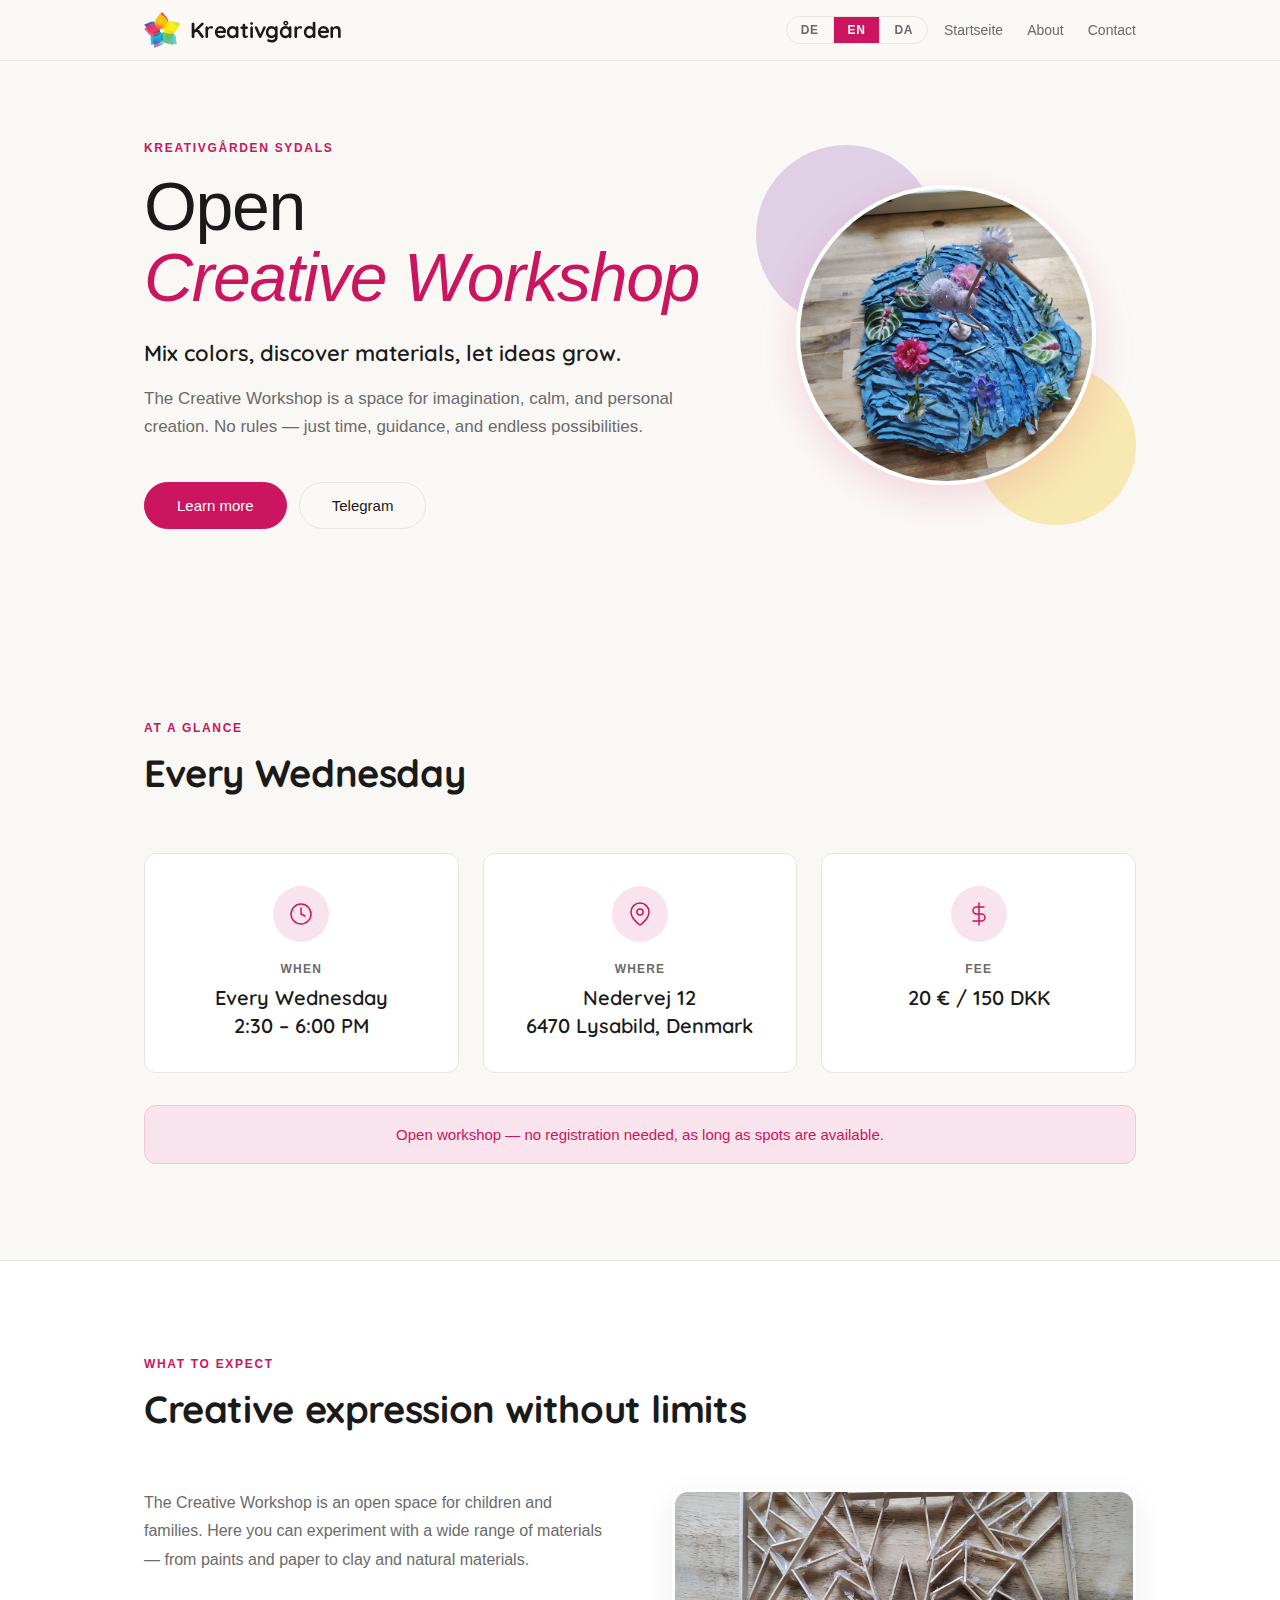
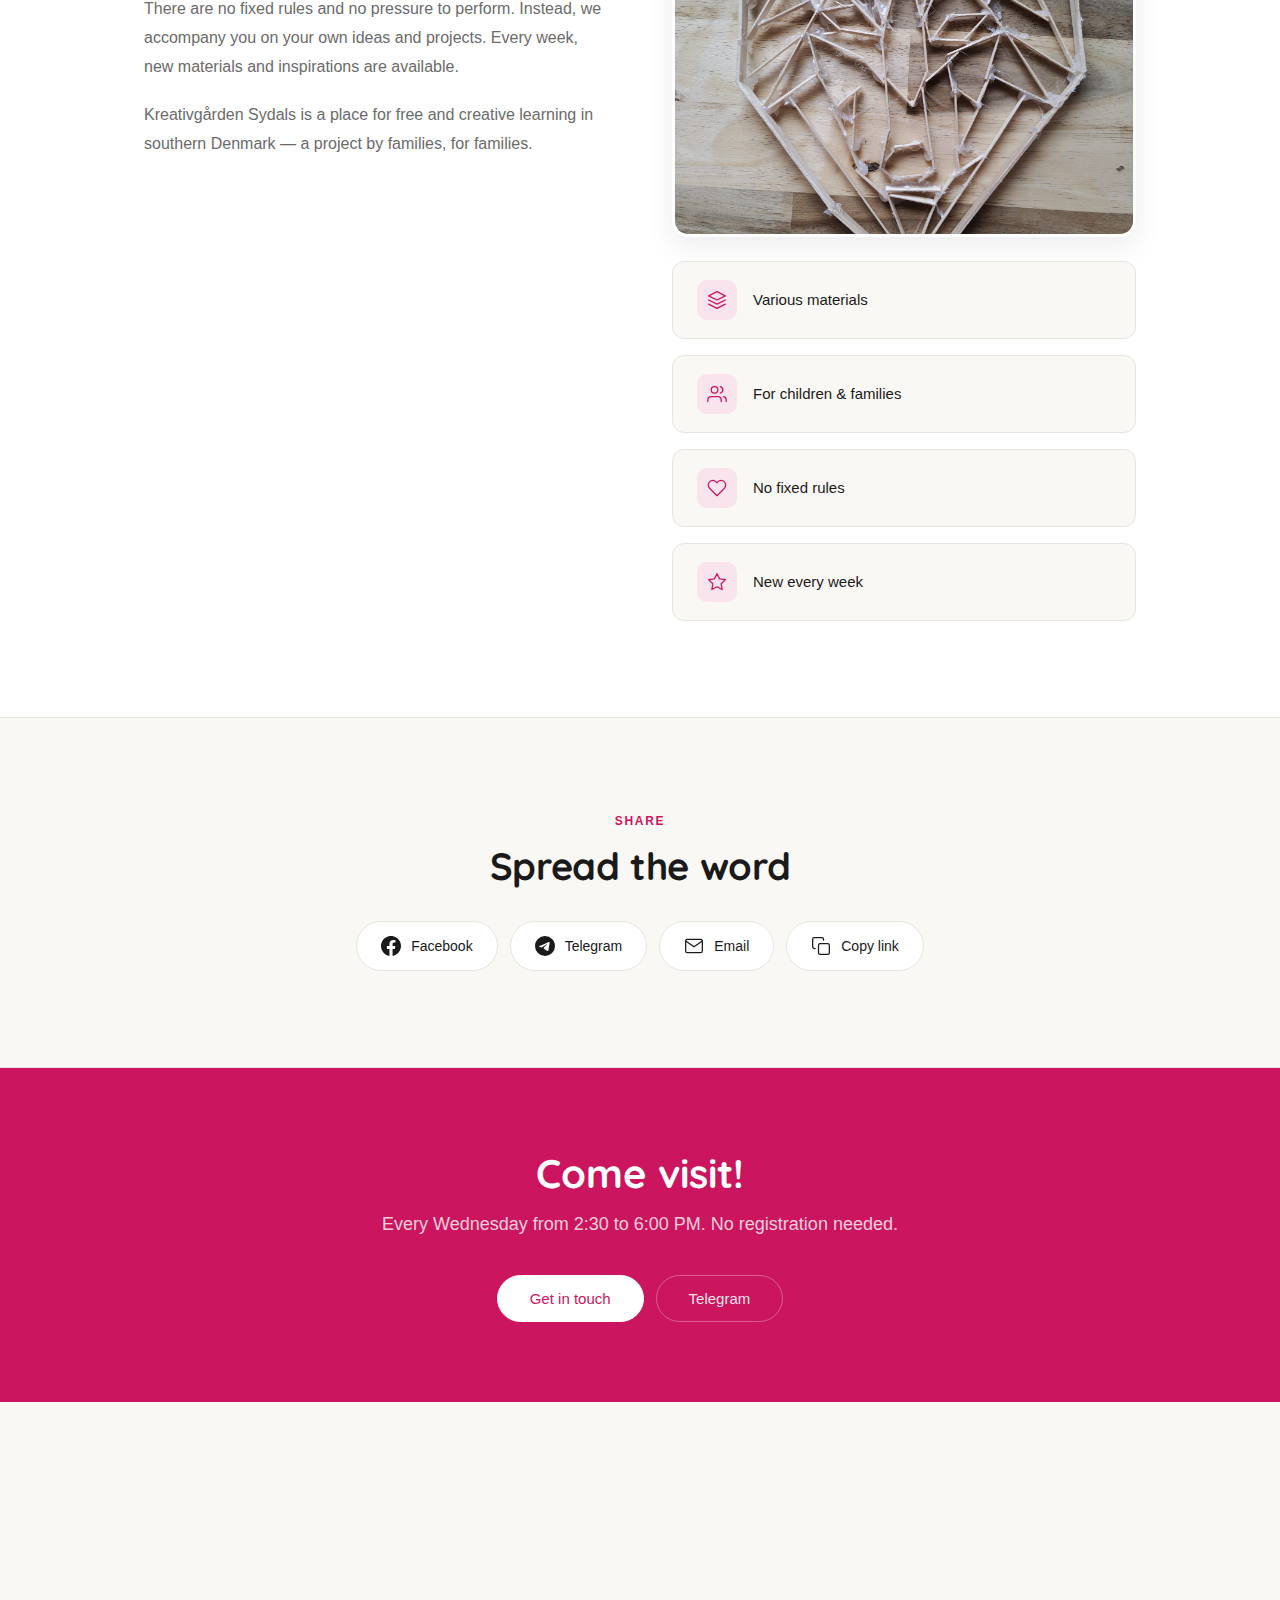
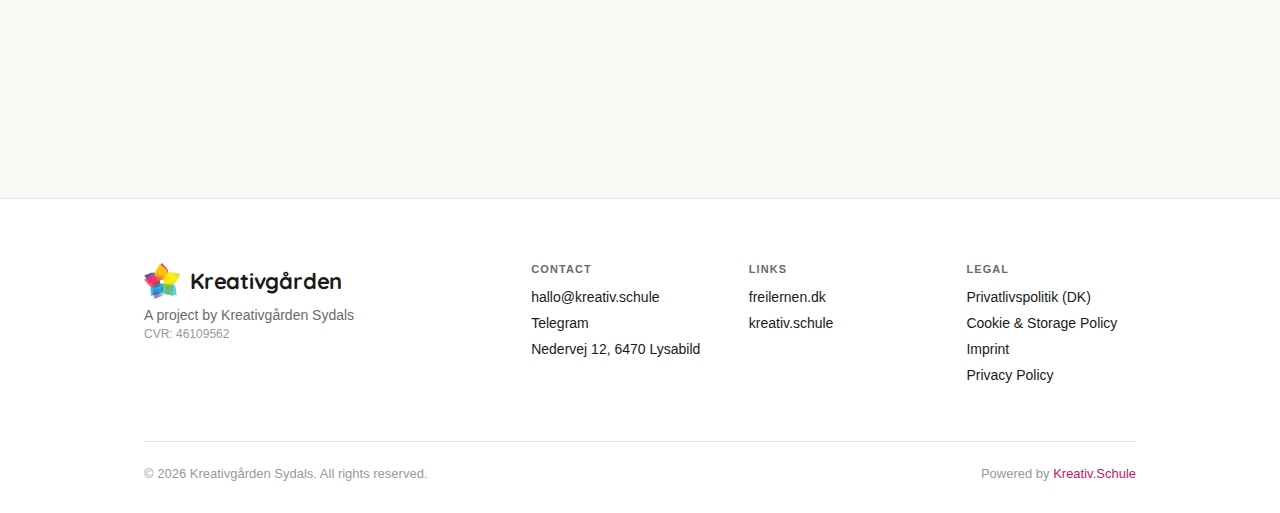
<file: index.html>
<!DOCTYPE html>
<html lang="de">
<head>
  <meta charset="UTF-8">
  <meta name="viewport" content="width=device-width, initial-scale=1.0">
  <title>Offene Kreativwerkstatt — Kreativgården Sydals</title>
  <meta name="description" content="Offene Kreativwerkstatt in Südddänemark. Farben mischen, Materialien entdecken, Ideen wachsen lassen. Jeden Mittwoch 14:30–18:00 Uhr.">
  <link rel="icon" href="img/logo.png" type="image/png">
  <link rel="preconnect" href="https://fonts.googleapis.com">
  <link rel="preconnect" href="https://fonts.gstatic.com" crossorigin>
  <link href="https://fonts.googleapis.com/css2?family=Quicksand:wght@400;500;600;700&display=swap" rel="stylesheet">
  <link rel="stylesheet" href="style.css">
</head>
<body>

<div class="kw-landing" id="app">

  <!-- Navigation -->
  <header class="kw-header">
    <div class="kw-container">
      <nav class="kw-nav">
        <a href="https://freilernen.dk" class="kw-logo" target="_blank" rel="noopener noreferrer">
          <img src="img/logo.png" alt="" class="kw-logo-img">
          Kreativgården
        </a>

        <div class="kw-nav-right">
          <!-- Language Switcher -->
          <div class="kw-lang-switcher">
            <button class="kw-lang-btn active" data-lang="de" aria-label="DE">DE</button>
            <button class="kw-lang-btn" data-lang="en" aria-label="EN">EN</button>
            <button class="kw-lang-btn" data-lang="da" aria-label="DA">DA</button>
          </div>

          <button class="kw-burger" aria-label="Menu" id="burger">
            <span></span>
            <span></span>
            <span></span>
          </button>

          <div class="kw-nav-links" id="navLinks">
            <a href="https://freilernen.dk" target="_blank" rel="noopener noreferrer" data-i18n="nav.home">Startseite</a>
            <a href="https://freilernen.dk/ueber/" target="_blank" rel="noopener noreferrer" data-i18n="nav.about">Über uns</a>
            <a href="https://freilernen.dk/kontakt/" target="_blank" rel="noopener noreferrer" data-i18n="nav.contact">Kontakt</a>
          </div>
        </div>
      </nav>
    </div>
  </header>

  <!-- Danish language notice -->
  <div class="kw-lang-notice" id="langNotice" style="display:none;">
    <div class="kw-container">
      <p data-i18n="langNote"></p>
    </div>
  </div>

  <!-- Hero -->
  <section class="kw-hero">
    <div class="kw-container">
      <div class="kw-hero-content">
        <p class="kw-eyebrow" data-i18n="hero.eyebrow">Kreativgården Sydals</p>
        <h1 class="kw-hero-title">
          <span data-i18n="hero.title">Offene</span><br>
          <span class="kw-hero-accent" data-i18n="hero.titleAccent">Kreativwerkstatt</span>
        </h1>
        <p class="kw-hero-subtitle" data-i18n="hero.subtitle">Farben mischen, Materialien entdecken, Ideen wachsen lassen.</p>
        <p class="kw-hero-desc" data-i18n="hero.description">In der Kreativwerkstatt entsteht Raum für Fantasie, Ruhe und eigenes Gestalten. Ohne Vorgaben, aber mit Zeit, Begleitung und vielen Möglichkeiten.</p>
        <div class="kw-hero-actions">
          <a href="#details" class="kw-btn kw-btn-primary" data-i18n="hero.cta">Mehr erfahren</a>
          <a href="https://t.me/+BkaxBXB3HuBhMjM0" class="kw-btn kw-btn-outline" target="_blank" rel="noopener noreferrer">Telegram</a>
        </div>
      </div>
      <div class="kw-hero-visual">
        <div class="kw-hero-img-wrapper">
          <img src="img/workshop-lake.jpg" alt="Kreatives Kunstwerk aus der Werkstatt" class="kw-hero-img" id="heroImg">
        </div>
        <div class="kw-hero-blob kw-hero-blob-1"></div>
        <div class="kw-hero-blob kw-hero-blob-2"></div>
      </div>
    </div>
  </section>

  <!-- Details -->
  <section class="kw-section" id="details">
    <div class="kw-container">
      <p class="kw-eyebrow" data-i18n="details.eyebrow">Auf einen Blick</p>
      <h2 class="kw-section-title" data-i18n="details.title">Jeden Mittwoch</h2>

      <div class="kw-details-grid">
        <div class="kw-detail-card">
          <div class="kw-detail-icon">
            <svg width="24" height="24" viewBox="0 0 24 24" fill="none" stroke="currentColor" stroke-width="1.5" stroke-linecap="round" stroke-linejoin="round">
              <circle cx="12" cy="12" r="10"/>
              <polyline points="12 6 12 12 16 14"/>
            </svg>
          </div>
          <h3 class="kw-detail-label" data-i18n="details.when">Wann</h3>
          <p class="kw-detail-value" data-i18n="details.whenValue">Jeden Mittwoch
14:30 – 18:00 Uhr</p>
        </div>

        <div class="kw-detail-card">
          <div class="kw-detail-icon">
            <svg width="24" height="24" viewBox="0 0 24 24" fill="none" stroke="currentColor" stroke-width="1.5" stroke-linecap="round" stroke-linejoin="round">
              <path d="M21 10c0 7-9 13-9 13s-9-6-9-13a9 9 0 0 1 18 0z"/>
              <circle cx="12" cy="10" r="3"/>
            </svg>
          </div>
          <h3 class="kw-detail-label" data-i18n="details.where">Wo</h3>
          <p class="kw-detail-value" data-i18n="details.whereValue">Nedervej 12
6470 Lysabild, Dänemark</p>
        </div>

        <div class="kw-detail-card">
          <div class="kw-detail-icon">
            <svg width="24" height="24" viewBox="0 0 24 24" fill="none" stroke="currentColor" stroke-width="1.5" stroke-linecap="round" stroke-linejoin="round">
              <line x1="12" y1="1" x2="12" y2="23"/>
              <path d="M17 5H9.5a3.5 3.5 0 0 0 0 7h5a3.5 3.5 0 0 1 0 7H6"/>
            </svg>
          </div>
          <h3 class="kw-detail-label" data-i18n="details.cost">Beitrag</h3>
          <p class="kw-detail-value" data-i18n="details.costValue">20 € / 150 DKK</p>
        </div>
      </div>

      <div class="kw-details-note">
        <p data-i18n="details.note">Offene Werkstatt – ohne Anmeldung, solange Plätze frei sind.</p>
      </div>
    </div>
  </section>

  <!-- About -->
  <section class="kw-section kw-section-alt">
    <div class="kw-container">
      <p class="kw-eyebrow" data-i18n="about.eyebrow">Was erwartet dich</p>
      <h2 class="kw-section-title" data-i18n="about.title">Kreatives Gestalten ohne Grenzen</h2>

      <div class="kw-about-content">
        <div class="kw-about-text">
          <p data-i18n="about.text1">Die Kreativwerkstatt ist ein offener Raum für Kinder und Familien. Hier kannst du mit verschiedenen Materialien experimentieren – von Farben und Papier über Ton bis hin zu Naturmaterialien.</p>
          <p data-i18n="about.text2">Es gibt keine festen Vorgaben und keinen Leistungsdruck. Stattdessen begleiten wir dich bei deinen eigenen Ideen und Projekten. Jede Woche stehen neue Materialien und Inspirationen bereit.</p>
          <p data-i18n="about.text3">Kreativgården Sydals ist ein Ort für freies und kreatives Lernen in Süddänemark – ein Projekt von Familien für Familien.</p>
        </div>
        <div class="kw-about-visual">
          <div class="kw-about-img-wrapper">
            <img src="img/workshop-fox.jpg" alt="Geometrischer Fuchs aus Holzstäbchen" class="kw-about-img" id="aboutImg">
          </div>
          <div class="kw-about-highlights">
            <div class="kw-highlight">
              <span class="kw-highlight-icon">
                <svg width="20" height="20" viewBox="0 0 24 24" fill="none" stroke="currentColor" stroke-width="1.5" stroke-linecap="round" stroke-linejoin="round">
                  <path d="M12 2L2 7l10 5 10-5-10-5z"/>
                  <path d="M2 17l10 5 10-5"/>
                  <path d="M2 12l10 5 10-5"/>
                </svg>
              </span>
              <span data-i18n="about.highlight1">Verschiedene Materialien</span>
            </div>
            <div class="kw-highlight">
              <span class="kw-highlight-icon">
                <svg width="20" height="20" viewBox="0 0 24 24" fill="none" stroke="currentColor" stroke-width="1.5" stroke-linecap="round" stroke-linejoin="round">
                  <path d="M17 21v-2a4 4 0 0 0-4-4H5a4 4 0 0 0-4 4v2"/>
                  <circle cx="9" cy="7" r="4"/>
                  <path d="M23 21v-2a4 4 0 0 0-3-3.87"/>
                  <path d="M16 3.13a4 4 0 0 1 0 7.75"/>
                </svg>
              </span>
              <span data-i18n="about.highlight2">Für Kinder & Familien</span>
            </div>
            <div class="kw-highlight">
              <span class="kw-highlight-icon">
                <svg width="20" height="20" viewBox="0 0 24 24" fill="none" stroke="currentColor" stroke-width="1.5" stroke-linecap="round" stroke-linejoin="round">
                  <path d="M20.84 4.61a5.5 5.5 0 0 0-7.78 0L12 5.67l-1.06-1.06a5.5 5.5 0 0 0-7.78 7.78l1.06 1.06L12 21.23l7.78-7.78 1.06-1.06a5.5 5.5 0 0 0 0-7.78z"/>
                </svg>
              </span>
              <span data-i18n="about.highlight3">Ohne Vorgaben</span>
            </div>
            <div class="kw-highlight">
              <span class="kw-highlight-icon">
                <svg width="20" height="20" viewBox="0 0 24 24" fill="none" stroke="currentColor" stroke-width="1.5" stroke-linecap="round" stroke-linejoin="round">
                  <polygon points="12 2 15.09 8.26 22 9.27 17 14.14 18.18 21.02 12 17.77 5.82 21.02 7 14.14 2 9.27 8.91 8.26 12 2"/>
                </svg>
              </span>
              <span data-i18n="about.highlight4">Jede Woche neu</span>
            </div>
          </div>
        </div>
      </div>
    </div>
  </section>

  <!-- Share -->
  <section class="kw-section kw-section-share">
    <div class="kw-container">
      <p class="kw-eyebrow" data-i18n="share.title">Teilen</p>
      <h2 class="kw-section-title" style="margin-bottom: 32px;" data-i18n="share.heading">Erzähl es weiter</h2>
      <div class="kw-share-buttons">
        <a id="shareFacebook" class="kw-share-btn kw-share-facebook" target="_blank" rel="noopener noreferrer" aria-label="Facebook">
          <svg width="20" height="20" viewBox="0 0 24 24" fill="currentColor">
            <path d="M24 12.073c0-6.627-5.373-12-12-12s-12 5.373-12 12c0 5.99 4.388 10.954 10.125 11.854v-8.385H7.078v-3.47h3.047V9.43c0-3.007 1.792-4.669 4.533-4.669 1.312 0 2.686.235 2.686.235v2.953H15.83c-1.491 0-1.956.925-1.956 1.874v2.25h3.328l-.532 3.47h-2.796v8.385C19.612 23.027 24 18.062 24 12.073z"/>
          </svg>
          <span data-i18n="share.facebook">Facebook</span>
        </a>
        <a id="shareTelegram" class="kw-share-btn kw-share-telegram" target="_blank" rel="noopener noreferrer" aria-label="Telegram">
          <svg width="20" height="20" viewBox="0 0 24 24" fill="currentColor">
            <path d="M11.944 0A12 12 0 0 0 0 12a12 12 0 0 0 12 12 12 12 0 0 0 12-12A12 12 0 0 0 12 0a12 12 0 0 0-.056 0zm4.962 7.224c.1-.002.321.023.465.14a.506.506 0 0 1 .171.325c.016.093.036.306.02.472-.18 1.898-.962 6.502-1.36 8.627-.168.9-.499 1.201-.82 1.23-.696.065-1.225-.46-1.9-.902-1.056-.693-1.653-1.124-2.678-1.8-1.185-.78-.417-1.21.258-1.91.177-.184 3.247-2.977 3.307-3.23.007-.032.014-.15-.056-.212s-.174-.041-.249-.024c-.106.024-1.793 1.14-5.061 3.345-.479.33-.913.49-1.302.48-.428-.008-1.252-.241-1.865-.44-.752-.245-1.349-.374-1.297-.789.027-.216.325-.437.893-.663 3.498-1.524 5.83-2.529 6.998-3.014 3.332-1.386 4.025-1.627 4.476-1.635z"/>
          </svg>
          <span data-i18n="share.telegram">Telegram</span>
        </a>
        <a id="shareEmail" class="kw-share-btn kw-share-email" aria-label="E-Mail">
          <svg width="20" height="20" viewBox="0 0 24 24" fill="none" stroke="currentColor" stroke-width="1.5" stroke-linecap="round" stroke-linejoin="round">
            <path d="M4 4h16c1.1 0 2 .9 2 2v12c0 1.1-.9 2-2 2H4c-1.1 0-2-.9-2-2V6c0-1.1.9-2 2-2z"/>
            <polyline points="22,6 12,13 2,6"/>
          </svg>
          <span data-i18n="share.email">E-Mail</span>
        </a>
        <button class="kw-share-btn kw-share-copy" id="copyLink" aria-label="Link kopieren">
          <svg width="20" height="20" viewBox="0 0 24 24" fill="none" stroke="currentColor" stroke-width="1.5" stroke-linecap="round" stroke-linejoin="round" id="copyIcon">
            <rect x="9" y="9" width="13" height="13" rx="2" ry="2"/>
            <path d="M5 15H4a2 2 0 0 1-2-2V4a2 2 0 0 1 2-2h9a2 2 0 0 1 2 2v1"/>
          </svg>
          <span id="copyText" data-i18n="share.copy">Link kopieren</span>
        </button>
      </div>
    </div>
  </section>

  <!-- CTA -->
  <section class="kw-section kw-section-cta">
    <div class="kw-container">
      <h2 class="kw-cta-title" data-i18n="cta.title">Komm vorbei!</h2>
      <p class="kw-cta-text" data-i18n="cta.text">Jeden Mittwoch von 14:30 bis 18:00 Uhr. Keine Anmeldung nötig.</p>
      <div class="kw-cta-actions">
        <a href="mailto:hallo@kreativ.schule" class="kw-btn kw-btn-primary-inv" data-i18n="cta.button">Kontakt aufnehmen</a>
        <a href="https://t.me/+BkaxBXB3HuBhMjM0" class="kw-btn kw-btn-outline-inv" target="_blank" rel="noopener noreferrer">Telegram</a>
      </div>
    </div>
  </section>

  <!-- Map -->
  <section class="kw-map">
    <div class="kw-container">
      <div class="kw-map-embed">
        <iframe
          title="Kreativgården Sydals"
          src="https://maps.google.com/maps?q=Nedervej+12,+6470+Lysabild,+Denmark&t=&z=15&ie=UTF8&iwloc=&output=embed"
          width="100%"
          height="300"
          style="border:0;border-radius:8px;"
          allowfullscreen=""
          loading="lazy"
          referrerpolicy="no-referrer-when-downgrade"
        ></iframe>
      </div>
    </div>
  </section>

  <!-- Footer -->
  <footer class="kw-footer">
    <div class="kw-container">
      <div class="kw-footer-grid">
        <div class="kw-footer-brand">
          <span class="kw-logo">
            <img src="img/logo.png" alt="" class="kw-logo-img">
            Kreativgården
          </span>
          <p data-i18n="footer.project">Ein Projekt von Kreativgården Sydals</p>
          <p class="kw-footer-cvr"><span data-i18n="footer.cvr">CVR</span>: 46109562</p>
        </div>

        <div class="kw-footer-col">
          <p class="kw-footer-heading" data-i18n="footer.contact">Kontakt</p>
          <a href="mailto:hallo@kreativ.schule">hallo@kreativ.schule</a>
          <a href="https://t.me/+BkaxBXB3HuBhMjM0" target="_blank" rel="noopener noreferrer">Telegram</a>
          <a href="https://maps.google.com/?q=Nedervej+12,+6470+Lysabild,+Denmark" target="_blank" rel="noopener noreferrer">Nedervej 12, 6470 Lysabild</a>
        </div>

        <div class="kw-footer-col">
          <p class="kw-footer-heading" data-i18n="footer.links">Links</p>
          <a href="https://freilernen.dk" target="_blank" rel="noopener noreferrer">freilernen.dk</a>
          <a href="https://www.kreativ.schule" target="_blank" rel="noopener noreferrer">kreativ.schule</a>
        </div>

        <div class="kw-footer-col">
          <p class="kw-footer-heading" data-i18n="footer.legal">Rechtliches</p>
          <a href="https://freilernen.dk/privatlivspolitik/" target="_blank" rel="noopener noreferrer" data-i18n="footer.privacyLink">Privatlivspolitik (DK)</a>
          <a href="https://freilernen.dk/cookies/" target="_blank" rel="noopener noreferrer" data-i18n="footer.cookies">Cookie-Politik</a>
          <a href="impressum.html" data-i18n="footer.imprint">Impressum</a>
          <a href="datenschutz.html" data-i18n="footer.privacy">Datenschutz</a>
        </div>
      </div>

      <div class="kw-footer-bottom">
        <p>&copy; <span id="year"></span> Kreativgården Sydals. <span data-i18n="footer.rights">Alle Rechte vorbehalten.</span></p>
        <p class="kw-footer-powered">
          Powered by <a href="https://www.kreativ.schule" target="_blank" rel="noopener noreferrer">Kreativ.Schule</a>
        </p>
      </div>
    </div>
  </footer>

</div>

<script src="i18n.js"></script>
</body>
</html>
</file>
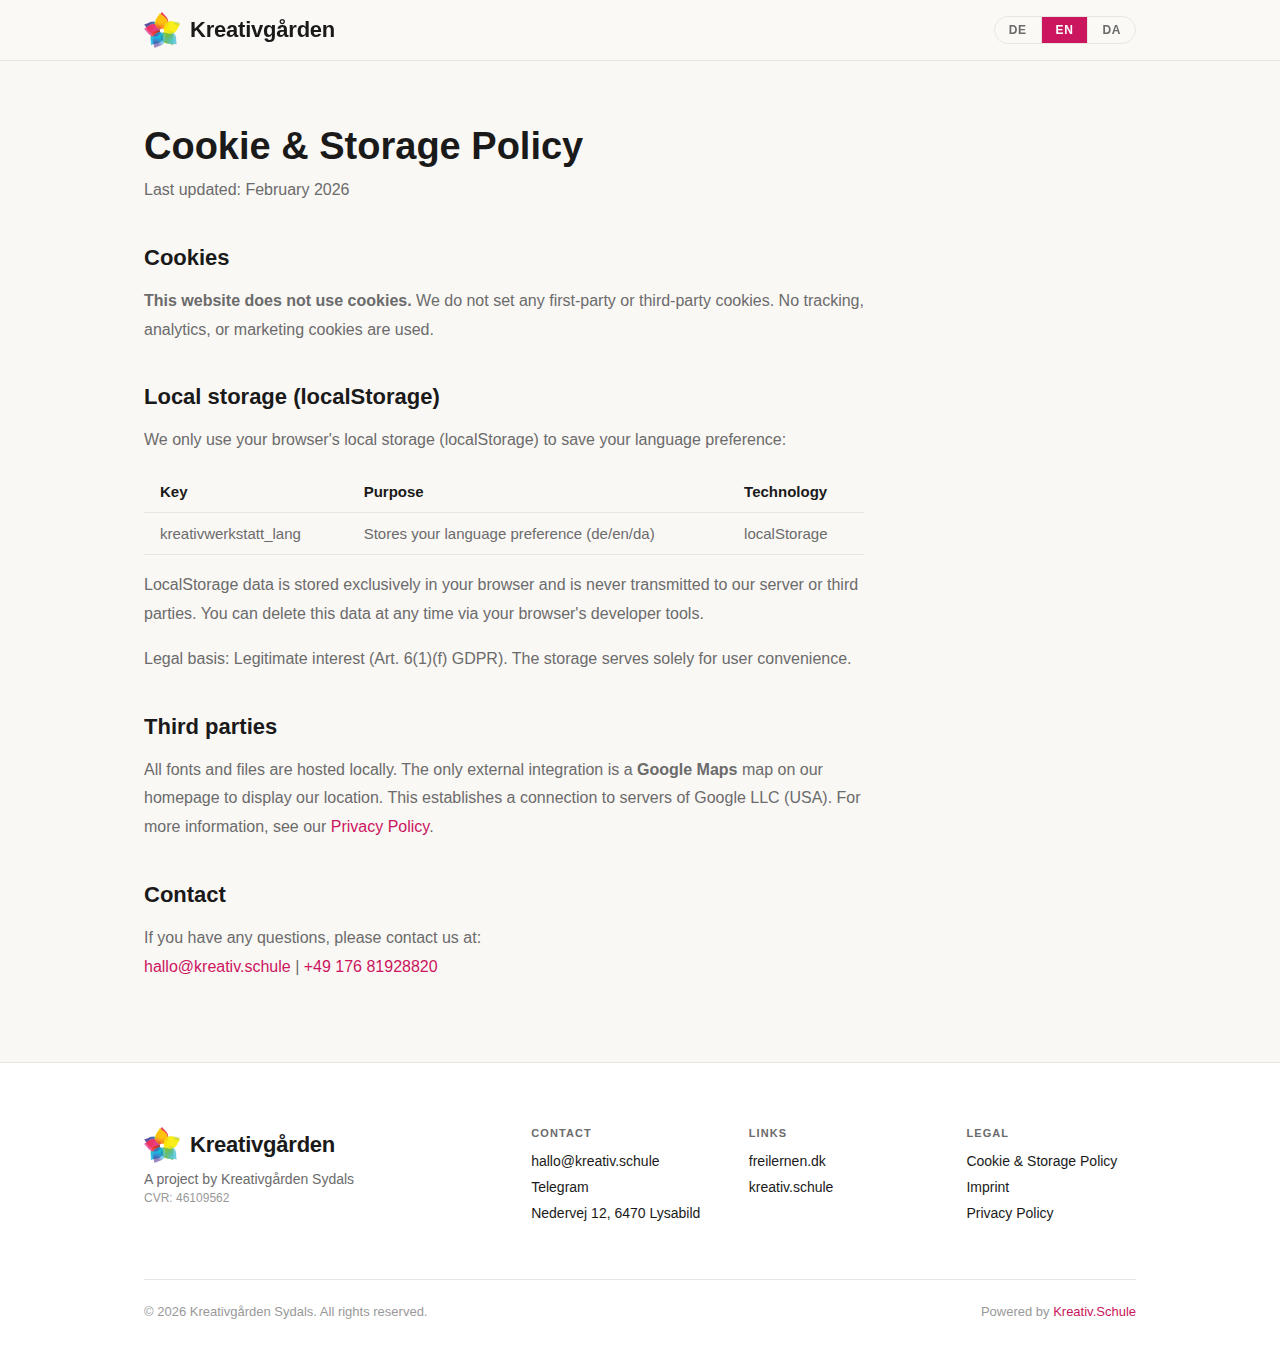
<file: cookies.html>
<!DOCTYPE html>
<html lang="de" dir="ltr">
<head>
  <meta charset="UTF-8">
  <meta name="viewport" content="width=device-width, initial-scale=1.0">
  <title>Cookie-Richtlinie — Kreativgården Sydals</title>
  <meta name="description" content="Cookie-Richtlinie der Kreativgården Sydals.">
  <meta name="robots" content="noindex, follow">
  <meta name="theme-color" content="#cb155e">
  <link rel="icon" href="img/logo.png" type="image/png">
  <link rel="apple-touch-icon" href="img/logo.png">
  <link rel="stylesheet" href="style.css">
</head>
<body>

<a href="#main-content" class="kw-skip-link">Zum Inhalt springen</a>

<div class="kw-landing">

  <header class="kw-header" role="banner">
    <div class="kw-container">
      <nav class="kw-nav" aria-label="Hauptnavigation">
        <a href="index.html" class="kw-logo">
          <img src="img/logo.png" alt="" class="kw-logo-img" width="36" height="36">
          Kreativgården
        </a>
        <div class="kw-nav-right">
          <div class="kw-lang-switcher" role="group" aria-label="Sprache wählen">
            <button class="kw-lang-btn active" data-lang="de" aria-label="Deutsch" aria-pressed="true">DE</button>
            <button class="kw-lang-btn" data-lang="en" aria-label="English" aria-pressed="false">EN</button>
            <button class="kw-lang-btn" data-lang="da" aria-label="Dansk" aria-pressed="false">DA</button>
          </div>
        </div>
      </nav>
    </div>
  </header>

  <main id="main-content" class="kw-legal-page">
    <div class="kw-container">

      <!-- DE -->
      <article class="kw-legal-content" id="content-de" lang="de">
        <h1>Cookie- &amp; Speicherrichtlinie</h1>
        <p class="kw-legal-subtitle">Stand: Februar 2026</p>

        <h2>Cookies</h2>
        <p><strong>Diese Website verwendet keine Cookies.</strong> Wir setzen weder eigene noch Drittanbieter-Cookies ein. Es werden keine Tracking-, Statistik- oder Marketing-Cookies verwendet.</p>

        <h2>Lokaler Speicher (localStorage)</h2>
        <p>Wir verwenden ausschließlich den lokalen Speicher deines Browsers (localStorage), um deine Spracheinstellung zu speichern:</p>
        <div class="kw-table-wrap">
          <table class="kw-cookie-table">
            <thead><tr><th scope="col">Schlüssel</th><th scope="col">Zweck</th><th scope="col">Technologie</th></tr></thead>
            <tbody>
              <tr><td data-label="Schlüssel">kreativwerkstatt_lang</td><td data-label="Zweck">Speichert deine Spracheinstellung (de/en/da)</td><td data-label="Technologie">localStorage</td></tr>
            </tbody>
          </table>
        </div>
        <p>LocalStorage-Daten werden ausschließlich in deinem Browser gespeichert und niemals an unseren Server oder Dritte übertragen. Du kannst diese Daten jederzeit über die Entwicklertools deines Browsers löschen.</p>
        <p>Rechtsgrundlage: Berechtigtes Interesse (Art. 6 Abs. 1 lit. f DSGVO). Die Speicherung dient ausschließlich der Benutzerfreundlichkeit.</p>

        <h2>Drittanbieter</h2>
        <p>Alle Schriftarten und Dateien werden lokal bereitgestellt. Die einzige externe Einbindung ist eine <strong>Google Maps</strong>-Karte auf unserer Startseite zur Anzeige unseres Standorts. Dabei wird eine Verbindung zu Servern von Google LLC (USA) hergestellt. Weitere Informationen findest du in unserer <a href="datenschutz.html">Datenschutzerklärung</a>.</p>

        <h2>Kontakt</h2>
        <p>Bei Fragen wende dich an:<br>
        <a href="mailto:hallo@kreativ.schule">hallo@kreativ.schule</a> | <a href="tel:+4917681928820">+49 176 81928820</a></p>
      </article>

      <!-- EN -->
      <article class="kw-legal-content" id="content-en" lang="en" hidden>
        <h1>Cookie &amp; Storage Policy</h1>
        <p class="kw-legal-subtitle">Last updated: February 2026</p>

        <h2>Cookies</h2>
        <p><strong>This website does not use cookies.</strong> We do not set any first-party or third-party cookies. No tracking, analytics, or marketing cookies are used.</p>

        <h2>Local storage (localStorage)</h2>
        <p>We only use your browser's local storage (localStorage) to save your language preference:</p>
        <div class="kw-table-wrap">
          <table class="kw-cookie-table">
            <thead><tr><th scope="col">Key</th><th scope="col">Purpose</th><th scope="col">Technology</th></tr></thead>
            <tbody>
              <tr><td data-label="Key">kreativwerkstatt_lang</td><td data-label="Purpose">Stores your language preference (de/en/da)</td><td data-label="Technology">localStorage</td></tr>
            </tbody>
          </table>
        </div>
        <p>LocalStorage data is stored exclusively in your browser and is never transmitted to our server or third parties. You can delete this data at any time via your browser's developer tools.</p>
        <p>Legal basis: Legitimate interest (Art. 6(1)(f) GDPR). The storage serves solely for user convenience.</p>

        <h2>Third parties</h2>
        <p>All fonts and files are hosted locally. The only external integration is a <strong>Google Maps</strong> map on our homepage to display our location. This establishes a connection to servers of Google LLC (USA). For more information, see our <a href="datenschutz.html">Privacy Policy</a>.</p>

        <h2>Contact</h2>
        <p>If you have any questions, please contact us at:<br>
        <a href="mailto:hallo@kreativ.schule">hallo@kreativ.schule</a> | <a href="tel:+4917681928820">+49 176 81928820</a></p>
      </article>

      <!-- DA -->
      <article class="kw-legal-content" id="content-da" lang="da" hidden>
        <h1>Cookie- &amp; lagringspolitik</h1>
        <p class="kw-legal-subtitle">Sidst opdateret: februar 2026</p>

        <h2>Cookies</h2>
        <p><strong>Denne hjemmeside bruger ingen cookies.</strong> Vi sætter hverken egne eller tredjeparts-cookies. Der bruges ingen tracking-, statistik- eller marketing-cookies.</p>

        <h2>Lokal lagring (localStorage)</h2>
        <p>Vi bruger udelukkende din browsers lokale lagring (localStorage) til at gemme dit sprogvalg:</p>
        <div class="kw-table-wrap">
          <table class="kw-cookie-table">
            <thead><tr><th scope="col">Nøgle</th><th scope="col">Formål</th><th scope="col">Teknologi</th></tr></thead>
            <tbody>
              <tr><td data-label="Nøgle">kreativwerkstatt_lang</td><td data-label="Formål">Gemmer dit sprogvalg (de/en/da)</td><td data-label="Teknologi">localStorage</td></tr>
            </tbody>
          </table>
        </div>
        <p>LocalStorage-data gemmes udelukkende i din browser og overføres aldrig til vores server eller tredjeparter. Du kan til enhver tid slette disse data via din browsers udviklingsværktøjer.</p>
        <p>Retsgrundlag: Legitim interesse (GDPR art. 6, stk. 1, litra f). Lagringen tjener udelukkende brugervenlighed.</p>

        <h2>Tredjeparter</h2>
        <p>Alle skrifttyper og filer hostes lokalt. Den eneste eksterne integration er et <strong>Google Maps</strong>-kort på vores forside for at vise vores beliggenhed. Dette opretter en forbindelse til servere hos Google LLC (USA). For mere information, se vores <a href="datenschutz.html">privatlivspolitik</a>.</p>

        <h2>Kontakt</h2>
        <p>Hvis du har spørgsmål, er du velkommen til at kontakte os på:<br>
        <a href="mailto:hallo@kreativ.schule">hallo@kreativ.schule</a> | <a href="tel:+4917681928820">+49 176 81928820</a></p>
      </article>

    </div>
  </main>

  <footer class="kw-footer" role="contentinfo">
    <div class="kw-container">
      <div class="kw-footer-grid">
        <div class="kw-footer-brand">
          <a href="index.html" class="kw-logo">
            <img src="img/logo.png" alt="" class="kw-logo-img" width="36" height="36">
            Kreativgården
          </a>
          <p data-legal-i18n="project">Ein Projekt von Kreativgården Sydals</p>
          <p class="kw-footer-cvr"><span data-legal-i18n="cvr">CVR</span>: 46109562</p>
        </div>

        <nav class="kw-footer-col" aria-label="Kontakt">
          <p class="kw-footer-heading" data-legal-i18n="contact">Kontakt</p>
          <a href="mailto:hallo@kreativ.schule">hallo@kreativ.schule</a>
          <a href="https://t.me/+BkaxBXB3HuBhMjM0" target="_blank" rel="noopener noreferrer">Telegram</a>
          <a href="https://maps.google.com/?q=Nedervej+12,+6470+Lysabild,+Denmark" target="_blank" rel="noopener noreferrer">Nedervej 12, 6470 Lysabild</a>
        </nav>

        <nav class="kw-footer-col" aria-label="Links">
          <p class="kw-footer-heading" data-legal-i18n="links">Links</p>
          <a href="https://freilernen.dk" target="_blank" rel="noopener noreferrer">freilernen.dk</a>
          <a href="https://www.kreativ.schule" target="_blank" rel="noopener noreferrer">kreativ.schule</a>
        </nav>

        <nav class="kw-footer-col" aria-label="Rechtliches">
          <p class="kw-footer-heading" data-legal-i18n="legal">Rechtliches</p>
          <a href="cookies.html" data-legal-i18n="cookies">Cookie- &amp; Speicherrichtlinie</a>
          <a href="impressum.html" data-legal-i18n="imprint">Impressum</a>
          <a href="datenschutz.html" data-legal-i18n="privacy">Datenschutz</a>
        </nav>
      </div>

      <div class="kw-footer-bottom">
        <p>&copy; <span class="js-year"></span> Kreativgården Sydals. <span data-legal-i18n="rights">Alle Rechte vorbehalten.</span></p>
        <p class="kw-footer-powered">
          Powered by <a href="https://www.kreativ.schule" target="_blank" rel="noopener noreferrer">Kreativ.Schule</a>
        </p>
      </div>
    </div>
  </footer>

</div>

<script src="legal.js"></script>
</body>
</html>
</file>
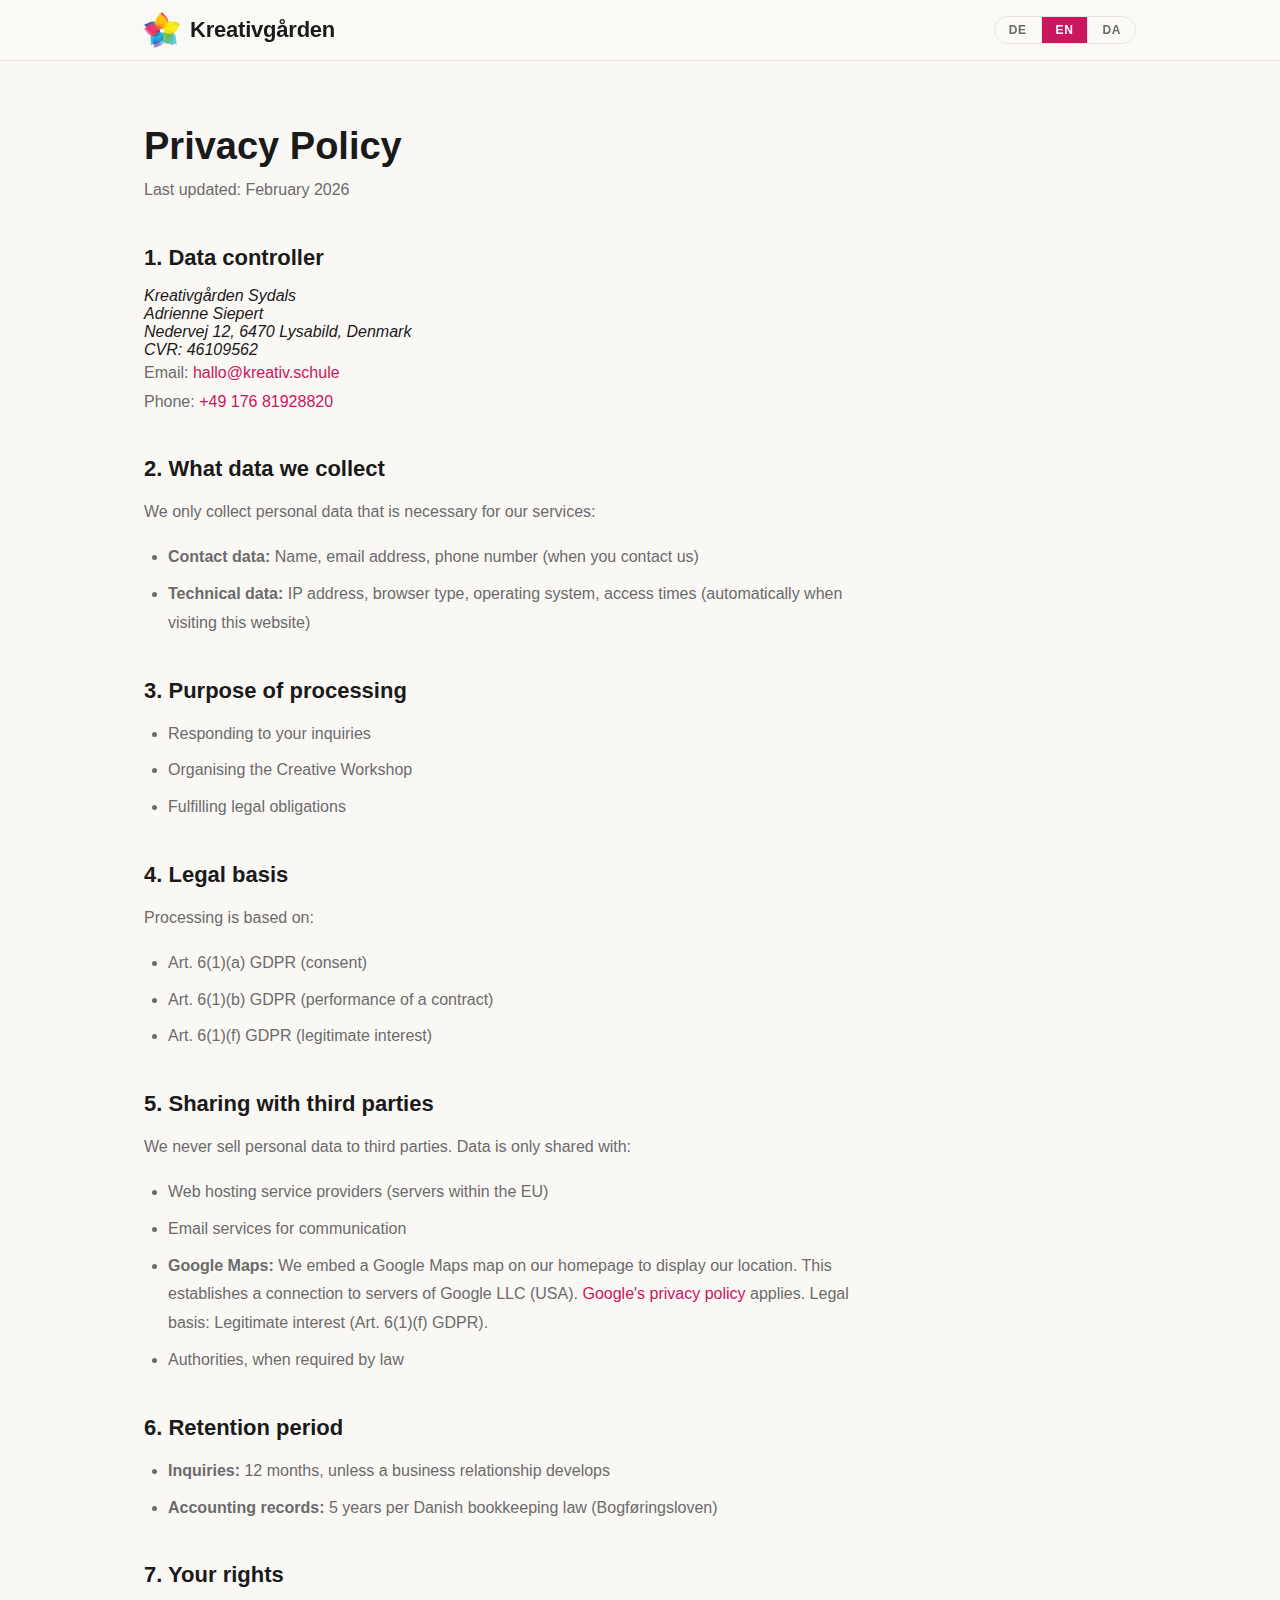
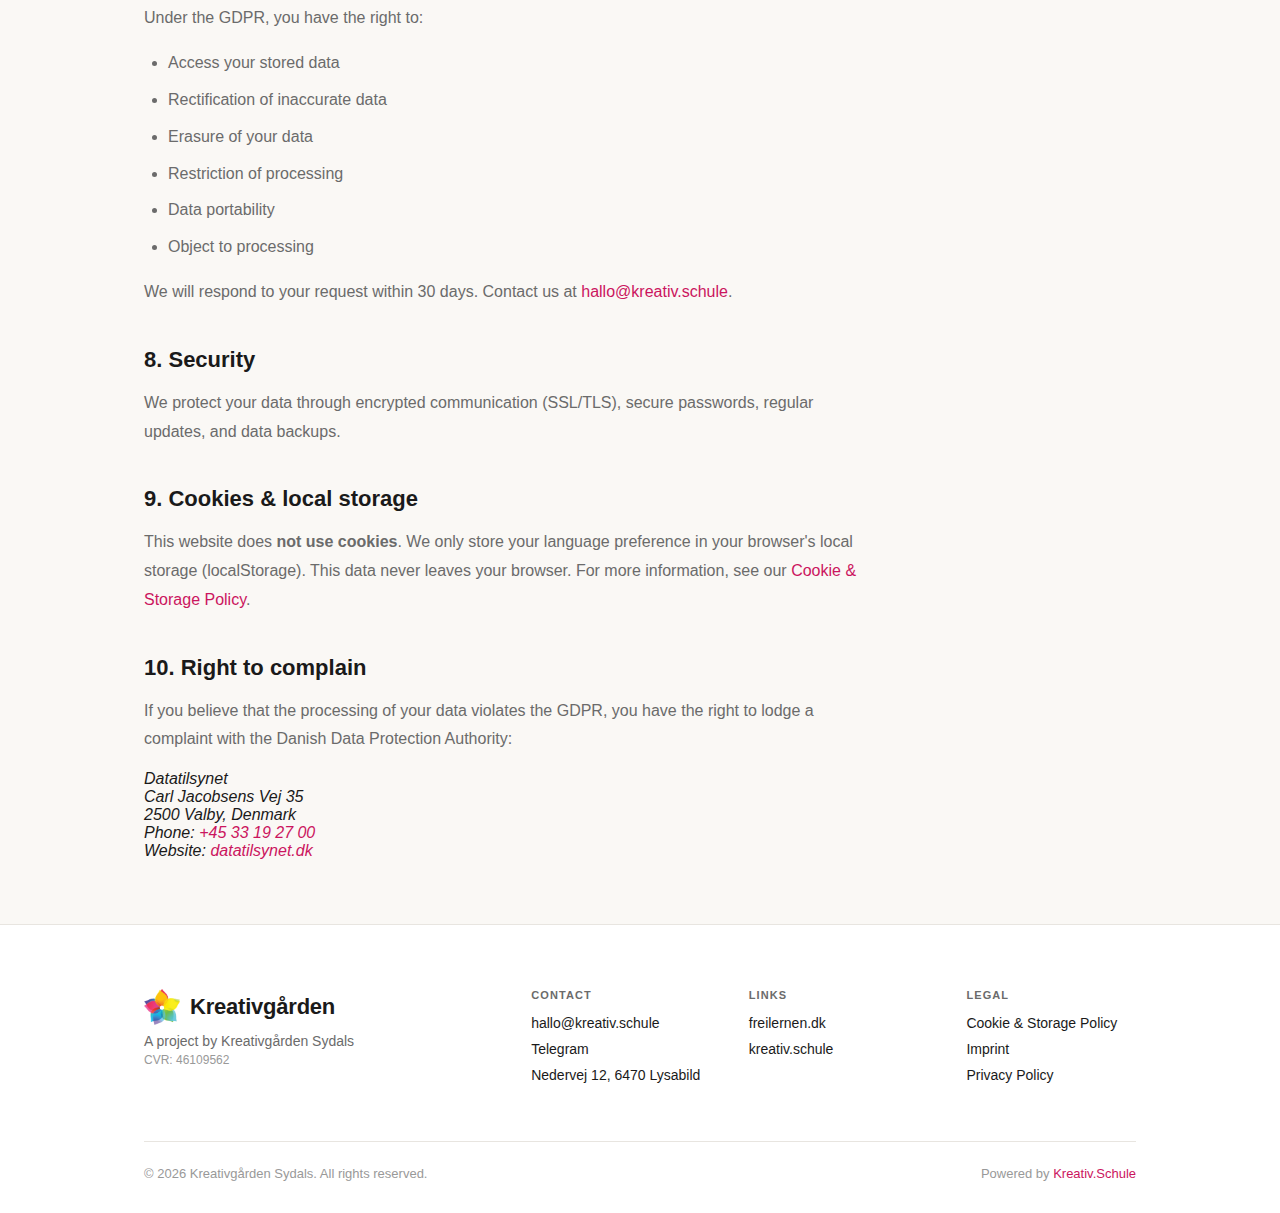
<file: datenschutz.html>
<!DOCTYPE html>
<html lang="de" dir="ltr">
<head>
  <meta charset="UTF-8">
  <meta name="viewport" content="width=device-width, initial-scale=1.0">
  <title>Datenschutz — Kreativgården Sydals</title>
  <meta name="description" content="Datenschutzerklärung der Kreativgården Sydals gemäß DSGVO / GDPR.">
  <meta name="robots" content="noindex, follow">
  <meta name="theme-color" content="#cb155e">
  <link rel="icon" href="img/logo.png" type="image/png">
  <link rel="apple-touch-icon" href="img/logo.png">
  <link rel="stylesheet" href="style.css">
</head>
<body>

<a href="#main-content" class="kw-skip-link">Zum Inhalt springen</a>

<div class="kw-landing">

  <header class="kw-header" role="banner">
    <div class="kw-container">
      <nav class="kw-nav" aria-label="Hauptnavigation">
        <a href="index.html" class="kw-logo">
          <img src="img/logo.png" alt="" class="kw-logo-img" width="36" height="36">
          Kreativgården
        </a>
        <div class="kw-nav-right">
          <div class="kw-lang-switcher" role="group" aria-label="Sprache wählen">
            <button class="kw-lang-btn active" data-lang="de" aria-label="Deutsch" aria-pressed="true">DE</button>
            <button class="kw-lang-btn" data-lang="en" aria-label="English" aria-pressed="false">EN</button>
            <button class="kw-lang-btn" data-lang="da" aria-label="Dansk" aria-pressed="false">DA</button>
          </div>
        </div>
      </nav>
    </div>
  </header>

  <main id="main-content" class="kw-legal-page">
    <div class="kw-container">

      <!-- DE -->
      <article class="kw-legal-content" id="content-de" lang="de">
        <h1>Datenschutzerklärung</h1>
        <p class="kw-legal-subtitle">Stand: Februar 2026</p>

        <h2>1. Verantwortlicher</h2>
        <address class="kw-address">
          Kreativgården Sydals<br>
          Adrienne Siepert<br>
          Nedervej 12, 6470 Lysabild, Dänemark<br>
          CVR: 46109562
        </address>
        <p>
          E-Mail: <a href="mailto:hallo@kreativ.schule">hallo@kreativ.schule</a><br>
          Telefon: <a href="tel:+4917681928820">+49 176 81928820</a>
        </p>

        <h2>2. Welche Daten wir erheben</h2>
        <p>Wir erheben nur die personenbezogenen Daten, die für unsere Dienste erforderlich sind:</p>
        <ul>
          <li><strong>Kontaktdaten:</strong> Name, E-Mail-Adresse, Telefonnummer (wenn du uns kontaktierst)</li>
          <li><strong>Technische Daten:</strong> IP-Adresse, Browsertyp, Betriebssystem, Zugriffszeiten (automatisch beim Besuch dieser Website)</li>
        </ul>

        <h2>3. Zweck der Verarbeitung</h2>
        <ul>
          <li>Beantwortung deiner Anfragen</li>
          <li>Organisation der Kreativwerkstatt</li>
          <li>Erfüllung gesetzlicher Pflichten</li>
        </ul>

        <h2>4. Rechtsgrundlage</h2>
        <p>Die Verarbeitung erfolgt auf Grundlage von:</p>
        <ul>
          <li>Art. 6 Abs. 1 lit. a DSGVO (Einwilligung)</li>
          <li>Art. 6 Abs. 1 lit. b DSGVO (Vertragserfüllung)</li>
          <li>Art. 6 Abs. 1 lit. f DSGVO (berechtigtes Interesse)</li>
        </ul>

        <h2>5. Weitergabe an Dritte</h2>
        <p>Wir verkaufen niemals personenbezogene Daten an Dritte. Eine Weitergabe erfolgt nur an:</p>
        <ul>
          <li>Dienstleister für Webhosting (Server innerhalb der EU)</li>
          <li>E-Mail-Dienste zur Kommunikation</li>
          <li><strong>Google Maps:</strong> Wir binden auf unserer Startseite eine Karte von Google Maps ein, um unseren Standort anzuzeigen. Dabei wird eine Verbindung zu Servern von Google LLC (USA) hergestellt. Es gelten die <a href="https://policies.google.com/privacy" target="_blank" rel="noopener noreferrer">Datenschutzbestimmungen von Google</a>. Rechtsgrundlage: Berechtigtes Interesse (Art. 6 Abs. 1 lit. f DSGVO).</li>
          <li>Behörden, wenn gesetzlich vorgeschrieben</li>
        </ul>

        <h2>6. Speicherdauer</h2>
        <ul>
          <li><strong>Anfragen:</strong> 12 Monate, sofern keine Geschäftsbeziehung entsteht</li>
          <li><strong>Buchungsdaten:</strong> 5 Jahre gemäß dänischem Buchführungsgesetz (Bogføringsloven)</li>
        </ul>

        <h2>7. Deine Rechte</h2>
        <p>Du hast gemäß DSGVO das Recht auf:</p>
        <ul>
          <li>Auskunft über deine gespeicherten Daten</li>
          <li>Berichtigung unrichtiger Daten</li>
          <li>Löschung deiner Daten</li>
          <li>Einschränkung der Verarbeitung</li>
          <li>Datenübertragbarkeit</li>
          <li>Widerspruch gegen die Verarbeitung</li>
        </ul>
        <p>Wir beantworten deine Anfrage innerhalb von 30 Tagen. Wende dich an <a href="mailto:hallo@kreativ.schule">hallo@kreativ.schule</a>.</p>

        <h2>8. Sicherheit</h2>
        <p>Wir schützen deine Daten durch verschlüsselte Kommunikation (SSL/TLS), sichere Passwörter, regelmäßige Updates und Datensicherungen.</p>

        <h2>9. Cookies &amp; lokaler Speicher</h2>
        <p>Diese Website verwendet <strong>keine Cookies</strong>. Wir speichern lediglich deine Spracheinstellung im lokalen Speicher deines Browsers (localStorage). Diese Daten verlassen niemals deinen Browser. Weitere Informationen findest du in unserer <a href="cookies.html">Cookie- &amp; Speicherrichtlinie</a>.</p>

        <h2>10. Beschwerderecht</h2>
        <p>Wenn du der Meinung bist, dass die Verarbeitung deiner Daten gegen die DSGVO verstößt, hast du das Recht, dich bei der dänischen Datenschutzbehörde zu beschweren:</p>
        <address class="kw-address">
          Datatilsynet<br>
          Carl Jacobsens Vej 35<br>
          2500 Valby, Dänemark<br>
          Telefon: <a href="tel:+4533192700">+45 33 19 27 00</a><br>
          Website: <a href="https://www.datatilsynet.dk" target="_blank" rel="noopener noreferrer">datatilsynet.dk</a>
        </address>
      </article>

      <!-- EN -->
      <article class="kw-legal-content" id="content-en" lang="en" hidden>
        <h1>Privacy Policy</h1>
        <p class="kw-legal-subtitle">Last updated: February 2026</p>

        <h2>1. Data controller</h2>
        <address class="kw-address">
          Kreativgården Sydals<br>
          Adrienne Siepert<br>
          Nedervej 12, 6470 Lysabild, Denmark<br>
          CVR: 46109562
        </address>
        <p>
          Email: <a href="mailto:hallo@kreativ.schule">hallo@kreativ.schule</a><br>
          Phone: <a href="tel:+4917681928820">+49 176 81928820</a>
        </p>

        <h2>2. What data we collect</h2>
        <p>We only collect personal data that is necessary for our services:</p>
        <ul>
          <li><strong>Contact data:</strong> Name, email address, phone number (when you contact us)</li>
          <li><strong>Technical data:</strong> IP address, browser type, operating system, access times (automatically when visiting this website)</li>
        </ul>

        <h2>3. Purpose of processing</h2>
        <ul>
          <li>Responding to your inquiries</li>
          <li>Organising the Creative Workshop</li>
          <li>Fulfilling legal obligations</li>
        </ul>

        <h2>4. Legal basis</h2>
        <p>Processing is based on:</p>
        <ul>
          <li>Art. 6(1)(a) GDPR (consent)</li>
          <li>Art. 6(1)(b) GDPR (performance of a contract)</li>
          <li>Art. 6(1)(f) GDPR (legitimate interest)</li>
        </ul>

        <h2>5. Sharing with third parties</h2>
        <p>We never sell personal data to third parties. Data is only shared with:</p>
        <ul>
          <li>Web hosting service providers (servers within the EU)</li>
          <li>Email services for communication</li>
          <li><strong>Google Maps:</strong> We embed a Google Maps map on our homepage to display our location. This establishes a connection to servers of Google LLC (USA). <a href="https://policies.google.com/privacy" target="_blank" rel="noopener noreferrer">Google's privacy policy</a> applies. Legal basis: Legitimate interest (Art. 6(1)(f) GDPR).</li>
          <li>Authorities, when required by law</li>
        </ul>

        <h2>6. Retention period</h2>
        <ul>
          <li><strong>Inquiries:</strong> 12 months, unless a business relationship develops</li>
          <li><strong>Accounting records:</strong> 5 years per Danish bookkeeping law (Bogføringsloven)</li>
        </ul>

        <h2>7. Your rights</h2>
        <p>Under the GDPR, you have the right to:</p>
        <ul>
          <li>Access your stored data</li>
          <li>Rectification of inaccurate data</li>
          <li>Erasure of your data</li>
          <li>Restriction of processing</li>
          <li>Data portability</li>
          <li>Object to processing</li>
        </ul>
        <p>We will respond to your request within 30 days. Contact us at <a href="mailto:hallo@kreativ.schule">hallo@kreativ.schule</a>.</p>

        <h2>8. Security</h2>
        <p>We protect your data through encrypted communication (SSL/TLS), secure passwords, regular updates, and data backups.</p>

        <h2>9. Cookies &amp; local storage</h2>
        <p>This website does <strong>not use cookies</strong>. We only store your language preference in your browser's local storage (localStorage). This data never leaves your browser. For more information, see our <a href="cookies.html">Cookie &amp; Storage Policy</a>.</p>

        <h2>10. Right to complain</h2>
        <p>If you believe that the processing of your data violates the GDPR, you have the right to lodge a complaint with the Danish Data Protection Authority:</p>
        <address class="kw-address">
          Datatilsynet<br>
          Carl Jacobsens Vej 35<br>
          2500 Valby, Denmark<br>
          Phone: <a href="tel:+4533192700">+45 33 19 27 00</a><br>
          Website: <a href="https://www.datatilsynet.dk" target="_blank" rel="noopener noreferrer">datatilsynet.dk</a>
        </address>
      </article>

      <!-- DA -->
      <article class="kw-legal-content" id="content-da" lang="da" hidden>
        <h1>Privatlivspolitik</h1>
        <p class="kw-legal-subtitle">Sidst opdateret: februar 2026</p>

        <h2>1. Dataansvarlig</h2>
        <address class="kw-address">
          Kreativgården Sydals<br>
          Adrienne Siepert<br>
          Nedervej 12, 6470 Lysabild, Danmark<br>
          CVR: 46109562
        </address>
        <p>
          E-mail: <a href="mailto:hallo@kreativ.schule">hallo@kreativ.schule</a><br>
          Telefon: <a href="tel:+4917681928820">+49 176 81928820</a>
        </p>

        <h2>2. Hvilke data vi indsamler</h2>
        <p>Vi indsamler kun de personoplysninger, der er nødvendige for vores tjenester:</p>
        <ul>
          <li><strong>Kontaktoplysninger:</strong> Navn, e-mailadresse, telefonnummer (når du kontakter os)</li>
          <li><strong>Tekniske data:</strong> IP-adresse, browsertype, operativsystem, adgangstidspunkter (automatisk ved besøg på denne hjemmeside)</li>
        </ul>

        <h2>3. Formål med behandlingen</h2>
        <ul>
          <li>Besvarelse af dine henvendelser</li>
          <li>Organisering af det kreative værksted</li>
          <li>Opfyldelse af lovmæssige forpligtelser</li>
        </ul>

        <h2>4. Retsgrundlag</h2>
        <p>Behandlingen er baseret på:</p>
        <ul>
          <li>Art. 6, stk. 1, litra a i GDPR (samtykke)</li>
          <li>Art. 6, stk. 1, litra b i GDPR (opfyldelse af kontrakt)</li>
          <li>Art. 6, stk. 1, litra f i GDPR (legitim interesse)</li>
        </ul>

        <h2>5. Videregivelse til tredjeparter</h2>
        <p>Vi sælger aldrig personoplysninger til tredjeparter. Data deles kun med:</p>
        <ul>
          <li>Webhostingudbydere (servere inden for EU)</li>
          <li>E-mailtjenester til kommunikation</li>
          <li><strong>Google Maps:</strong> Vi indlejrer et Google Maps-kort på vores forside for at vise vores beliggenhed. Dette opretter en forbindelse til servere hos Google LLC (USA). <a href="https://policies.google.com/privacy" target="_blank" rel="noopener noreferrer">Googles privatlivspolitik</a> gælder. Retsgrundlag: Legitim interesse (GDPR art. 6, stk. 1, litra f).</li>
          <li>Myndigheder, når det er lovpligtigt</li>
        </ul>

        <h2>6. Opbevaringsperiode</h2>
        <ul>
          <li><strong>Henvendelser:</strong> 12 måneder, medmindre der opstår et forretningsforhold</li>
          <li><strong>Bogføringsdata:</strong> 5 år i henhold til bogføringsloven</li>
        </ul>

        <h2>7. Dine rettigheder</h2>
        <p>I henhold til GDPR har du ret til:</p>
        <ul>
          <li>Indsigt i dine lagrede data</li>
          <li>Berigtigelse af ukorrekte data</li>
          <li>Sletning af dine data</li>
          <li>Begrænsning af behandling</li>
          <li>Dataportabilitet</li>
          <li>Indsigelse mod behandling</li>
        </ul>
        <p>Vi besvarer din henvendelse inden for 30 dage. Kontakt os på <a href="mailto:hallo@kreativ.schule">hallo@kreativ.schule</a>.</p>

        <h2>8. Sikkerhed</h2>
        <p>Vi beskytter dine data gennem krypteret kommunikation (SSL/TLS), sikre adgangskoder, regelmæssige opdateringer og sikkerhedskopiering af data.</p>

        <h2>9. Cookies &amp; lokal lagring</h2>
        <p>Denne hjemmeside bruger <strong>ingen cookies</strong>. Vi gemmer kun dit sprogvalg i din browsers lokale lagring (localStorage). Disse data forlader aldrig din browser. For mere information, se vores <a href="cookies.html">cookie- &amp; lagringspolitik</a>.</p>

        <h2>10. Klageret</h2>
        <p>Hvis du mener, at behandlingen af dine data overtræder GDPR, har du ret til at indgive en klage til Datatilsynet:</p>
        <address class="kw-address">
          Datatilsynet<br>
          Carl Jacobsens Vej 35<br>
          2500 Valby, Danmark<br>
          Telefon: <a href="tel:+4533192700">+45 33 19 27 00</a><br>
          Hjemmeside: <a href="https://www.datatilsynet.dk" target="_blank" rel="noopener noreferrer">datatilsynet.dk</a>
        </address>
      </article>

    </div>
  </main>

  <footer class="kw-footer" role="contentinfo">
    <div class="kw-container">
      <div class="kw-footer-grid">
        <div class="kw-footer-brand">
          <a href="index.html" class="kw-logo">
            <img src="img/logo.png" alt="" class="kw-logo-img" width="36" height="36">
            Kreativgården
          </a>
          <p data-legal-i18n="project">Ein Projekt von Kreativgården Sydals</p>
          <p class="kw-footer-cvr"><span data-legal-i18n="cvr">CVR</span>: 46109562</p>
        </div>

        <nav class="kw-footer-col" aria-label="Kontakt">
          <p class="kw-footer-heading" data-legal-i18n="contact">Kontakt</p>
          <a href="mailto:hallo@kreativ.schule">hallo@kreativ.schule</a>
          <a href="https://t.me/+BkaxBXB3HuBhMjM0" target="_blank" rel="noopener noreferrer">Telegram</a>
          <a href="https://maps.google.com/?q=Nedervej+12,+6470+Lysabild,+Denmark" target="_blank" rel="noopener noreferrer">Nedervej 12, 6470 Lysabild</a>
        </nav>

        <nav class="kw-footer-col" aria-label="Links">
          <p class="kw-footer-heading" data-legal-i18n="links">Links</p>
          <a href="https://freilernen.dk" target="_blank" rel="noopener noreferrer">freilernen.dk</a>
          <a href="https://www.kreativ.schule" target="_blank" rel="noopener noreferrer">kreativ.schule</a>
        </nav>

        <nav class="kw-footer-col" aria-label="Rechtliches">
          <p class="kw-footer-heading" data-legal-i18n="legal">Rechtliches</p>
          <a href="cookies.html" data-legal-i18n="cookies">Cookie- &amp; Speicherrichtlinie</a>
          <a href="impressum.html" data-legal-i18n="imprint">Impressum</a>
          <a href="datenschutz.html" data-legal-i18n="privacy">Datenschutz</a>
        </nav>
      </div>

      <div class="kw-footer-bottom">
        <p>&copy; <span class="js-year"></span> Kreativgården Sydals. <span data-legal-i18n="rights">Alle Rechte vorbehalten.</span></p>
        <p class="kw-footer-powered">
          Powered by <a href="https://www.kreativ.schule" target="_blank" rel="noopener noreferrer">Kreativ.Schule</a>
        </p>
      </div>
    </div>
  </footer>

</div>

<script src="legal.js"></script>
</body>
</html>
</file>
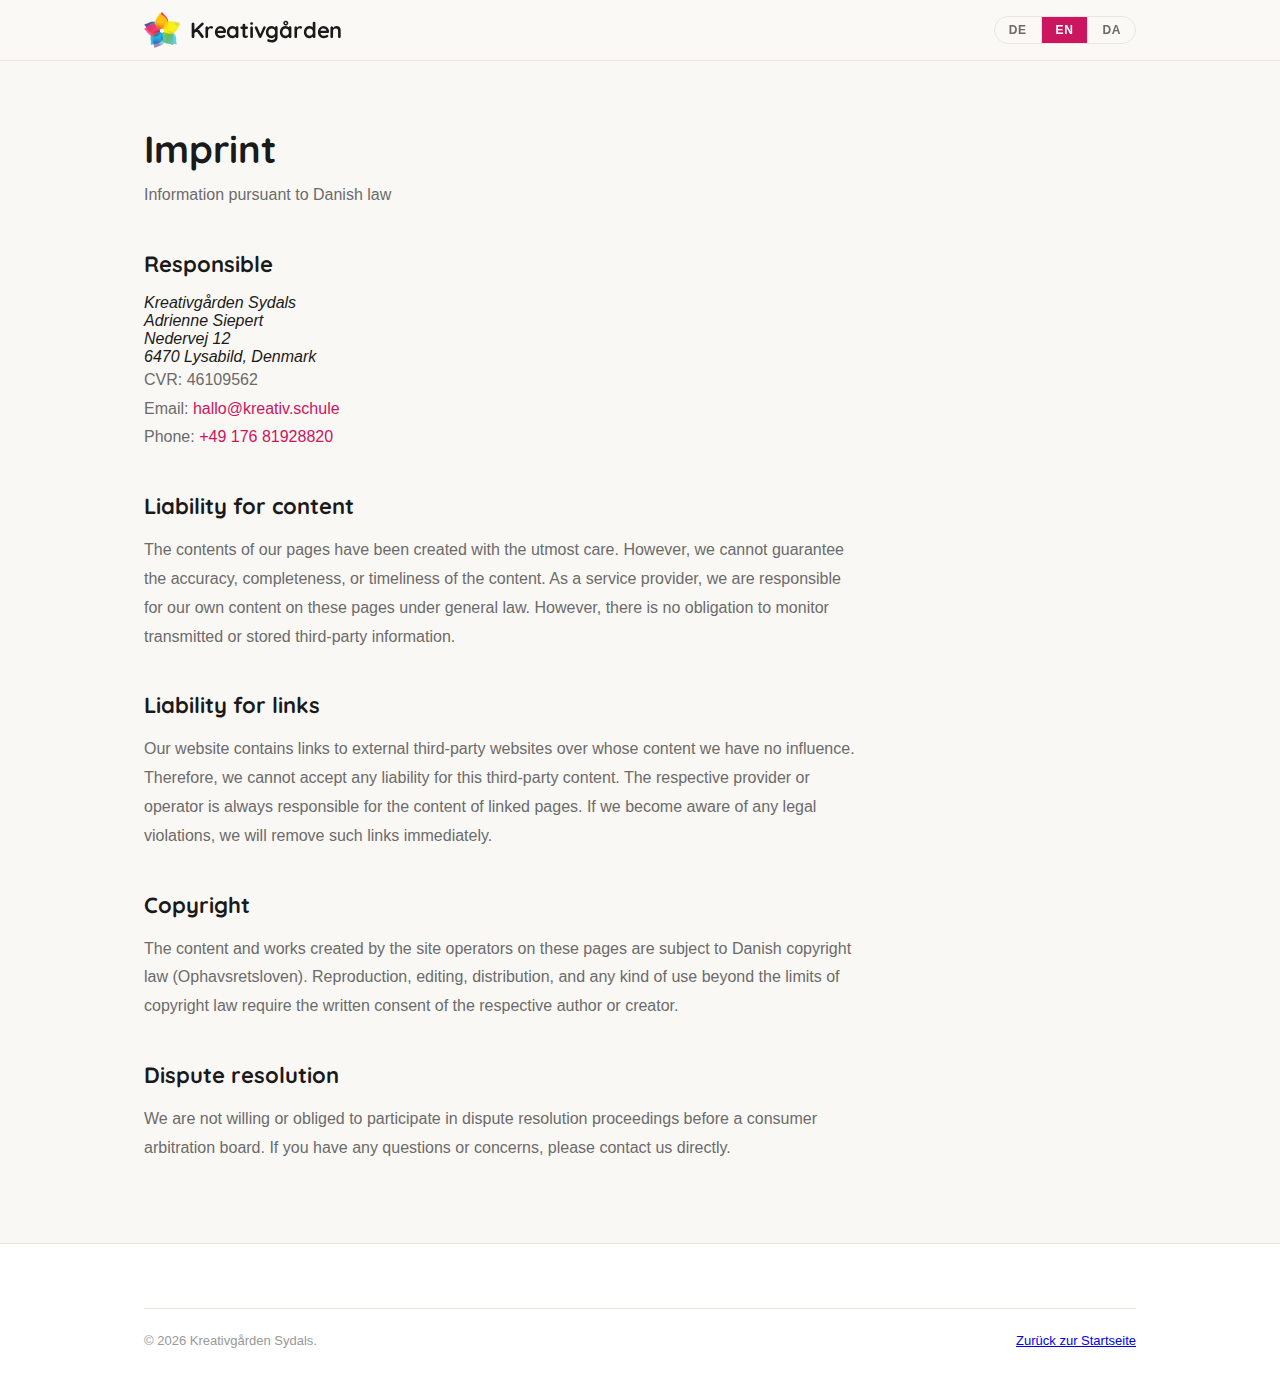
<file: impressum.html>
<!DOCTYPE html>
<html lang="de" dir="ltr">
<head>
  <meta charset="UTF-8">
  <meta name="viewport" content="width=device-width, initial-scale=1.0">
  <title>Impressum — Kreativgården Sydals</title>
  <meta name="description" content="Impressum und Angaben gemäß dänischem Recht für Kreativgården Sydals.">
  <meta name="robots" content="noindex, follow">
  <meta name="theme-color" content="#cb155e">
  <link rel="icon" href="img/logo.png" type="image/png">
  <link rel="apple-touch-icon" href="img/logo.png">
  <link rel="preconnect" href="https://fonts.googleapis.com">
  <link rel="preconnect" href="https://fonts.gstatic.com" crossorigin>
  <link href="https://fonts.googleapis.com/css2?family=Quicksand:wght@400;500;600;700&display=swap" rel="stylesheet">
  <link rel="stylesheet" href="style.css">
</head>
<body>

<a href="#main-content" class="kw-skip-link">Zum Inhalt springen</a>

<div class="kw-landing">

  <header class="kw-header" role="banner">
    <div class="kw-container">
      <nav class="kw-nav" aria-label="Hauptnavigation">
        <a href="index.html" class="kw-logo">
          <img src="img/logo.png" alt="" class="kw-logo-img" width="36" height="36">
          Kreativgården
        </a>
        <div class="kw-nav-right">
          <div class="kw-lang-switcher" role="group" aria-label="Sprache wählen">
            <button class="kw-lang-btn active" data-lang="de" aria-label="Deutsch" aria-pressed="true">DE</button>
            <button class="kw-lang-btn" data-lang="en" aria-label="English" aria-pressed="false">EN</button>
            <button class="kw-lang-btn" data-lang="da" aria-label="Dansk" aria-pressed="false">DA</button>
          </div>
        </div>
      </nav>
    </div>
  </header>

  <main id="main-content" class="kw-legal-page">
    <div class="kw-container">

      <!-- DE -->
      <article class="kw-legal-content" id="content-de" lang="de">
        <h1>Impressum</h1>
        <p class="kw-legal-subtitle">Angaben gemäß dänischem Recht</p>

        <h2>Verantwortlich</h2>
        <address class="kw-address">
          Kreativgården Sydals<br>
          Adrienne Siepert<br>
          Nedervej 12<br>
          6470 Lysabild, Dänemark
        </address>
        <p>
          CVR: 46109562<br>
          E-Mail: <a href="mailto:hallo@kreativ.schule">hallo@kreativ.schule</a><br>
          Telefon: <a href="tel:+4917681928820">+49 176 81928820</a>
        </p>

        <h2>Haftung für Inhalte</h2>
        <p>Die Inhalte unserer Seiten wurden mit größter Sorgfalt erstellt. Für die Richtigkeit, Vollständigkeit und Aktualität der Inhalte können wir jedoch keine Gewähr übernehmen. Als Diensteanbieter sind wir für eigene Inhalte auf diesen Seiten nach den allgemeinen Gesetzen verantwortlich. Eine Verpflichtung zur Überwachung übermittelter oder gespeicherter fremder Informationen besteht jedoch nicht.</p>

        <h2>Haftung für Links</h2>
        <p>Unser Angebot enthält Links zu externen Websites Dritter, auf deren Inhalte wir keinen Einfluss haben. Deshalb können wir für diese fremden Inhalte auch keine Gewähr übernehmen. Für die Inhalte der verlinkten Seiten ist stets der jeweilige Anbieter oder Betreiber der Seiten verantwortlich. Bei Bekanntwerden von Rechtsverletzungen werden wir derartige Links umgehend entfernen.</p>

        <h2>Urheberrecht</h2>
        <p>Die durch die Seitenbetreiber erstellten Inhalte und Werke auf diesen Seiten unterliegen dem dänischen Urheberrecht (Ophavsretsloven). Die Vervielfältigung, Bearbeitung, Verbreitung und jede Art der Verwertung außerhalb der Grenzen des Urheberrechtes bedürfen der schriftlichen Zustimmung des jeweiligen Autors bzw. Erstellers.</p>

        <h2>Streitbeilegung</h2>
        <p>Wir sind nicht bereit oder verpflichtet, an Streitbeilegungsverfahren vor einer Verbraucherschlichtungsstelle teilzunehmen. Bei Fragen oder Anliegen wende dich bitte direkt an uns.</p>
      </article>

      <!-- EN -->
      <article class="kw-legal-content" id="content-en" lang="en" hidden>
        <h1>Imprint</h1>
        <p class="kw-legal-subtitle">Information pursuant to Danish law</p>

        <h2>Responsible</h2>
        <address class="kw-address">
          Kreativgården Sydals<br>
          Adrienne Siepert<br>
          Nedervej 12<br>
          6470 Lysabild, Denmark
        </address>
        <p>
          CVR: 46109562<br>
          Email: <a href="mailto:hallo@kreativ.schule">hallo@kreativ.schule</a><br>
          Phone: <a href="tel:+4917681928820">+49 176 81928820</a>
        </p>

        <h2>Liability for content</h2>
        <p>The contents of our pages have been created with the utmost care. However, we cannot guarantee the accuracy, completeness, or timeliness of the content. As a service provider, we are responsible for our own content on these pages under general law. However, there is no obligation to monitor transmitted or stored third-party information.</p>

        <h2>Liability for links</h2>
        <p>Our website contains links to external third-party websites over whose content we have no influence. Therefore, we cannot accept any liability for this third-party content. The respective provider or operator is always responsible for the content of linked pages. If we become aware of any legal violations, we will remove such links immediately.</p>

        <h2>Copyright</h2>
        <p>The content and works created by the site operators on these pages are subject to Danish copyright law (Ophavsretsloven). Reproduction, editing, distribution, and any kind of use beyond the limits of copyright law require the written consent of the respective author or creator.</p>

        <h2>Dispute resolution</h2>
        <p>We are not willing or obliged to participate in dispute resolution proceedings before a consumer arbitration board. If you have any questions or concerns, please contact us directly.</p>
      </article>

      <!-- DA -->
      <article class="kw-legal-content" id="content-da" lang="da" hidden>
        <h1>Kolofon</h1>
        <p class="kw-legal-subtitle">Oplysninger i henhold til dansk lovgivning</p>

        <h2>Ansvarlig</h2>
        <address class="kw-address">
          Kreativgården Sydals<br>
          Adrienne Siepert<br>
          Nedervej 12<br>
          6470 Lysabild, Danmark
        </address>
        <p>
          CVR: 46109562<br>
          E-mail: <a href="mailto:hallo@kreativ.schule">hallo@kreativ.schule</a><br>
          Telefon: <a href="tel:+4917681928820">+49 176 81928820</a>
        </p>

        <h2>Ansvar for indhold</h2>
        <p>Indholdet på vores sider er udarbejdet med den største omhu. Vi kan dog ikke garantere for indholdets rigtighed, fuldstændighed eller aktualitet. Som tjenesteudbyder er vi ansvarlige for vores eget indhold på disse sider i henhold til gældende lovgivning. Der er dog ingen forpligtelse til at overvåge overført eller lagret tredjepartsinformation.</p>

        <h2>Ansvar for links</h2>
        <p>Vores hjemmeside indeholder links til eksterne tredjepartswebsteder, hvis indhold vi ikke har indflydelse på. Derfor kan vi ikke påtage os ansvar for dette tredjepartsindhold. Den respektive udbyder eller operatør er altid ansvarlig for indholdet af linkede sider. Hvis vi bliver opmærksomme på eventuelle lovovertrædelser, fjerner vi sådanne links straks.</p>

        <h2>Ophavsret</h2>
        <p>Indholdet og værkerne på disse sider, der er skabt af sideoperatørerne, er underlagt dansk ophavsretslov (Ophavsretsloven). Reproduktion, redigering, distribution og enhver form for brug ud over ophavsrettens grænser kræver skriftligt samtykke fra den respektive forfatter eller skaber.</p>

        <h2>Tvistløsning</h2>
        <p>Vi er ikke villige til eller forpligtede til at deltage i tvistløsningsprocedurer ved et forbrugervoldgiftsnævn. Hvis du har spørgsmål eller bekymringer, er du velkommen til at kontakte os direkte.</p>
      </article>

    </div>
  </main>

  <footer class="kw-footer" role="contentinfo">
    <div class="kw-container">
      <div class="kw-footer-bottom">
        <p>&copy; <span class="js-year"></span> Kreativgården Sydals.</p>
        <p><a href="index.html" data-i18n-back aria-label="Zurück zur Startseite">Zurück zur Startseite</a></p>
      </div>
    </div>
  </footer>

</div>

<script src="legal.js"></script>
</body>
</html>
</file>
<file: style.css>
/* ============================================
   Kreativwerkstatt Landing Page
   Design: freilernen.dk style (#cb155e accent)
   ============================================ */
*, *::before, *::after {
  margin: 0;
  padding: 0;
  box-sizing: border-box;
}

/* ---- Skip Link (Accessibility) ---- */
.kw-skip-link {
  position: absolute;
  top: -100%;
  left: 16px;
  z-index: 9999;
  padding: 12px 24px;
  background: #cb155e;
  color: #fff;
  font-weight: 600;
  font-size: 14px;
  text-decoration: none;
  border-radius: 0 0 8px 8px;
  transition: top 0.2s;
}

.kw-skip-link:focus {
  top: 0;
}

/* ---- Reduced Motion ---- */
@media (prefers-reduced-motion: reduce) {
  *, *::before, *::after {
    animation-duration: 0.01ms !important;
    animation-iteration-count: 1 !important;
    transition-duration: 0.01ms !important;
  }
}

/* ---- Focus Visible (global) ---- */
:focus-visible {
  outline: 2px solid #cb155e;
  outline-offset: 2px;
}

/* ---- Legal Pages ---- */
.kw-legal-page {
  padding: 64px 0;
  min-height: 60vh;
}

.kw-legal-content {
  max-width: 720px;
}

.kw-legal-content h1 {
  font-family: 'Quicksand', -apple-system, BlinkMacSystemFont, sans-serif;
  font-size: 38px;
  font-weight: 700;
  color: #1a1a1a;
  margin-bottom: 8px;
}

.kw-legal-subtitle {
  font-size: 14px;
  color: #999;
  margin-bottom: 40px;
}

.kw-legal-content h2 {
  font-family: 'Quicksand', -apple-system, BlinkMacSystemFont, sans-serif;
  font-size: 22px;
  font-weight: 700;
  color: #1a1a1a;
  margin-top: 40px;
  margin-bottom: 16px;
}

.kw-legal-content h3 {
  font-size: 17px;
  font-weight: 600;
  color: #1a1a1a;
  margin-top: 28px;
  margin-bottom: 12px;
}

.kw-legal-content p {
  font-size: 16px;
  line-height: 1.8;
  color: #6b6b6b;
  margin-bottom: 16px;
}

.kw-legal-content ul {
  padding-left: 24px;
  margin-bottom: 16px;
}

.kw-legal-content li {
  font-size: 16px;
  line-height: 1.8;
  color: #6b6b6b;
  margin-bottom: 8px;
}

.kw-legal-content a {
  color: #cb155e;
  text-decoration: none;
}

.kw-legal-content a:hover {
  text-decoration: underline;
}

.kw-cookie-table {
  width: 100%;
  border-collapse: collapse;
  margin: 16px 0;
  font-size: 15px;
}

.kw-cookie-table th,
.kw-cookie-table td {
  padding: 12px 16px;
  text-align: left;
  border-bottom: 1px solid #e8e5e0;
}

.kw-cookie-table th {
  font-weight: 600;
  color: #1a1a1a;
  background: #faf8f5;
}

.kw-cookie-table td {
  color: #6b6b6b;
}

.kw-landing {
  --kw-accent: #cb155e;
  --kw-accent-light: #f9e3ed;
  --kw-accent-hover: #a8114e;
  --kw-warm: #faf8f5;
  --kw-warm-alt: #ffffff;
  --kw-text: #1a1a1a;
  --kw-text-sec: #6b6b6b;
  --kw-text-ter: #999999;
  --kw-border: #e8e5e0;
  --kw-purple: #c3a8d8;
  --kw-yellow: #f5d76e;
  --kw-font-playful: 'Quicksand', -apple-system, BlinkMacSystemFont, sans-serif;

  min-height: 100vh;
  background: var(--kw-warm);
  overflow-x: hidden;
  font-family: -apple-system, BlinkMacSystemFont, 'Inter', 'Segoe UI', 'Helvetica Neue', sans-serif;
  color: var(--kw-text);
  -webkit-font-smoothing: antialiased;
}

.kw-container {
  max-width: 1040px;
  margin: 0 auto;
  padding: 0 24px;
}

/* ---- Navigation ---- */
.kw-header {
  position: sticky;
  top: 0;
  z-index: 1000;
  background: rgba(250, 248, 245, 0.92);
  backdrop-filter: blur(16px);
  -webkit-backdrop-filter: blur(16px);
  border-bottom: 1px solid var(--kw-border);
}

.kw-nav {
  display: flex;
  justify-content: space-between;
  align-items: center;
  height: 60px;
}

.kw-logo {
  font-family: var(--kw-font-playful);
  font-size: 22px;
  font-weight: 700;
  color: var(--kw-text);
  text-decoration: none !important;
  letter-spacing: -0.01em;
  flex-shrink: 0;
  display: flex;
  align-items: center;
  gap: 10px;
}

.kw-logo-img {
  width: 36px;
  height: 36px;
  object-fit: contain;
}

.kw-logo:hover {
  color: var(--kw-accent);
  text-decoration: none !important;
}

.kw-nav-right {
  display: flex;
  align-items: center;
  gap: 16px;
}

.kw-lang-switcher {
  display: flex;
  border: 1px solid var(--kw-border);
  border-radius: 100px;
  overflow: hidden;
}

.kw-lang-btn {
  padding: 6px 14px;
  border: none;
  background: transparent;
  color: var(--kw-text-sec);
  font-family: inherit;
  font-size: 12px;
  font-weight: 600;
  letter-spacing: 0.05em;
  cursor: pointer;
  transition: all 0.2s ease;
}

.kw-lang-btn:not(:last-child) {
  border-right: 1px solid var(--kw-border);
}

.kw-lang-btn.active {
  background: var(--kw-accent);
  color: #fff;
}

.kw-lang-btn:hover:not(.active) {
  background: var(--kw-accent-light);
  color: var(--kw-accent);
}

.kw-lang-btn:focus-visible,
.kw-btn:focus-visible,
.kw-share-btn:focus-visible,
.kw-burger:focus-visible {
  outline: 2px solid var(--kw-accent);
  outline-offset: 2px;
}

.kw-burger {
  display: none;
  flex-direction: column;
  justify-content: center;
  align-items: center;
  width: 44px;
  height: 44px;
  background: none;
  border: none;
  cursor: pointer;
  padding: 0;
}

.kw-burger span {
  display: block;
  width: 22px;
  height: 2px;
  background: var(--kw-text);
  border-radius: 2px;
  transition: all 0.3s ease;
  margin: 3px 0;
}

.kw-burger.open span:nth-child(1) {
  transform: rotate(45deg) translate(4px, 4px);
}

.kw-burger.open span:nth-child(2) {
  opacity: 0;
}

.kw-burger.open span:nth-child(3) {
  transform: rotate(-45deg) translate(5px, -5px);
}

.kw-nav-links {
  display: flex;
  align-items: center;
  gap: 24px;
}

.kw-nav-links a {
  font-size: 14px;
  color: var(--kw-text-sec);
  text-decoration: none;
  transition: color 0.2s;
}

.kw-nav-links a:hover {
  color: var(--kw-accent);
  text-decoration: none;
}

/* ---- Danish Notice ---- */
.kw-lang-notice {
  background: var(--kw-accent-light);
  border-bottom: 1px solid #f0c5d8;
  padding: 12px 0;
}

.kw-lang-notice p {
  font-size: 14px;
  color: var(--kw-accent);
  text-align: center;
  line-height: 1.5;
}

/* ---- Eyebrow (shared) ---- */
.kw-eyebrow {
  font-size: 12px;
  font-weight: 600;
  text-transform: uppercase;
  letter-spacing: 0.14em;
  color: var(--kw-accent);
  margin-bottom: 16px;
}

/* ---- Hero ---- */
.kw-hero {
  padding: 80px 0 96px;
  position: relative;
  overflow: hidden;
}

.kw-hero .kw-container {
  display: flex;
  align-items: center;
  gap: 48px;
  position: relative;
  z-index: 1;
}

.kw-hero-content {
  flex: 1;
  max-width: 600px;
}

.kw-hero-title {
  font-size: 68px;
  font-weight: 400;
  line-height: 1.05;
  letter-spacing: -0.02em;
  color: var(--kw-text);
  margin-bottom: 24px;
}

.kw-hero-accent {
  color: var(--kw-accent);
  font-style: italic;
}

.kw-hero-subtitle {
  font-family: var(--kw-font-playful);
  font-size: 22px;
  font-weight: 600;
  line-height: 1.4;
  color: var(--kw-text);
  margin-bottom: 16px;
}

.kw-hero-desc {
  font-size: 17px;
  line-height: 1.7;
  color: var(--kw-text-sec);
  margin-bottom: 40px;
}

.kw-hero-actions {
  display: flex;
  gap: 12px;
  flex-wrap: wrap;
}

/* Hero visual with image */
.kw-hero-visual {
  position: relative;
  width: 380px;
  height: 380px;
  flex-shrink: 0;
}

.kw-hero-img-wrapper {
  position: relative;
  z-index: 2;
  width: 300px;
  height: 300px;
  border-radius: 50%;
  overflow: hidden;
  border: 4px solid #fff;
  box-shadow: 0 12px 40px rgba(203, 21, 94, 0.15);
  margin: 40px auto 0;
}

.kw-hero-img {
  width: 100%;
  height: 100%;
  object-fit: cover;
  display: block;
  transition: transform 0.6s ease;
}

.kw-hero-img-wrapper:hover .kw-hero-img {
  transform: scale(1.05);
}

.kw-hero-blob {
  position: absolute;
  border-radius: 50%;
  opacity: 0.5;
  z-index: 1;
}

.kw-hero-blob-1 {
  width: 180px;
  height: 180px;
  background: var(--kw-purple);
  top: 0;
  left: 0;
  animation: blobFloat 8s ease-in-out infinite;
}

.kw-hero-blob-2 {
  width: 160px;
  height: 160px;
  background: var(--kw-yellow);
  bottom: 0;
  right: 0;
  animation: blobFloat 10s ease-in-out infinite reverse;
}

@keyframes blobFloat {
  0%, 100% { transform: translate(0, 0) scale(1); }
  33% { transform: translate(10px, -15px) scale(1.05); }
  66% { transform: translate(-8px, 10px) scale(0.95); }
}

/* ---- Buttons ---- */
.kw-btn {
  display: inline-flex;
  align-items: center;
  justify-content: center;
  gap: 8px;
  padding: 14px 32px;
  border: 1px solid transparent;
  border-radius: 100px;
  font-family: inherit;
  font-size: 15px;
  font-weight: 500;
  cursor: pointer;
  text-decoration: none !important;
  transition: all 0.2s ease;
  white-space: nowrap;
}

.kw-btn-primary {
  background: var(--kw-accent);
  color: #fff;
  border-color: var(--kw-accent);
}

.kw-btn-primary:hover {
  background: var(--kw-accent-hover);
  border-color: var(--kw-accent-hover);
  color: #fff;
}

.kw-btn-outline {
  background: transparent;
  color: var(--kw-text);
  border-color: var(--kw-border);
}

.kw-btn-outline:hover {
  background: var(--kw-text);
  color: #fff;
  border-color: var(--kw-text);
}

.kw-btn-primary-inv {
  background: #fff;
  color: var(--kw-accent);
  border-color: #fff;
}

.kw-btn-primary-inv:hover {
  background: var(--kw-accent-light);
  color: var(--kw-accent);
}

.kw-btn-outline-inv {
  background: transparent;
  color: rgba(255,255,255,0.9);
  border-color: rgba(255,255,255,0.3);
}

.kw-btn-outline-inv:hover {
  background: rgba(255,255,255,0.15);
  color: #fff;
  border-color: rgba(255,255,255,0.5);
}

/* ---- Sections ---- */
.kw-section {
  padding: 96px 0;
  border-bottom: 1px solid var(--kw-border);
}

.kw-section-alt {
  background: var(--kw-warm-alt);
}

.kw-section-title {
  font-family: var(--kw-font-playful);
  font-size: 38px;
  font-weight: 700;
  line-height: 1.2;
  letter-spacing: -0.01em;
  color: var(--kw-text);
  margin-bottom: 56px;
}

/* ---- Details Grid ---- */
.kw-details-grid {
  display: grid;
  grid-template-columns: repeat(3, 1fr);
  gap: 24px;
  margin-bottom: 32px;
}

.kw-detail-card {
  background: var(--kw-warm-alt);
  border: 1px solid var(--kw-border);
  border-radius: 12px;
  padding: 32px 28px;
  text-align: center;
  transition: border-color 0.2s, box-shadow 0.2s;
}

.kw-detail-card:hover {
  border-color: var(--kw-accent);
  box-shadow: 0 4px 20px rgba(203, 21, 94, 0.08);
}

.kw-detail-icon {
  width: 56px;
  height: 56px;
  margin: 0 auto 20px;
  display: flex;
  align-items: center;
  justify-content: center;
  background: var(--kw-accent-light);
  border-radius: 50%;
  color: var(--kw-accent);
}

.kw-detail-label {
  font-size: 12px;
  font-weight: 600;
  text-transform: uppercase;
  letter-spacing: 0.1em;
  color: var(--kw-text-sec);
  margin-bottom: 8px;
}

.kw-detail-value {
  font-family: var(--kw-font-playful);
  font-size: 20px;
  font-weight: 600;
  line-height: 1.4;
  color: var(--kw-text);
  white-space: pre-line;
}

.kw-details-note {
  text-align: center;
  padding: 20px 24px;
  background: var(--kw-accent-light);
  border-radius: 12px;
  border: 1px solid #f0c5d8;
}

.kw-details-note p {
  font-size: 15px;
  font-weight: 500;
  color: var(--kw-accent);
}

/* ---- About ---- */
.kw-about-content {
  display: grid;
  grid-template-columns: 1fr 1fr;
  gap: 64px;
  align-items: start;
}

.kw-about-text p {
  font-size: 16px;
  line-height: 1.8;
  color: var(--kw-text-sec);
  margin-bottom: 20px;
}

.kw-about-text p:last-child {
  margin-bottom: 0;
}

.kw-about-visual {
  position: relative;
  display: flex;
  flex-direction: column;
  gap: 24px;
}

.kw-about-img-wrapper {
  border-radius: 16px;
  overflow: hidden;
  border: 3px solid #fff;
  box-shadow: 0 8px 30px rgba(0, 0, 0, 0.08);
  aspect-ratio: 4/3;
}

.kw-about-img {
  width: 100%;
  height: 100%;
  object-fit: cover;
  display: block;
  transition: transform 0.6s ease;
}

.kw-about-img-wrapper:hover .kw-about-img {
  transform: scale(1.03);
}

.kw-about-highlights {
  position: relative;
  z-index: 1;
  display: flex;
  flex-direction: column;
  gap: 16px;
}

.kw-highlight {
  display: flex;
  align-items: center;
  gap: 16px;
  padding: 18px 24px;
  background: var(--kw-warm);
  border: 1px solid var(--kw-border);
  border-radius: 12px;
  font-size: 15px;
  font-weight: 500;
  color: var(--kw-text);
  transition: border-color 0.2s;
}

.kw-highlight:hover {
  border-color: var(--kw-accent);
}

.kw-highlight-icon {
  width: 40px;
  height: 40px;
  display: flex;
  align-items: center;
  justify-content: center;
  background: var(--kw-accent-light);
  border-radius: 10px;
  color: var(--kw-accent);
  flex-shrink: 0;
}

/* ---- Share Section ---- */
.kw-section-share {
  background: var(--kw-warm);
  text-align: center;
}

.kw-share-buttons {
  display: flex;
  justify-content: center;
  gap: 12px;
  flex-wrap: wrap;
}

.kw-share-btn {
  display: inline-flex;
  align-items: center;
  gap: 10px;
  padding: 14px 24px;
  border: 1px solid var(--kw-border);
  border-radius: 100px;
  background: var(--kw-warm-alt);
  color: var(--kw-text);
  font-family: inherit;
  font-size: 14px;
  font-weight: 500;
  text-decoration: none !important;
  cursor: pointer;
  transition: all 0.2s ease;
}

.kw-share-btn:hover {
  text-decoration: none !important;
}

.kw-share-facebook:hover {
  background: #1877f2;
  color: #fff;
  border-color: #1877f2;
}

.kw-share-telegram:hover {
  background: #0088cc;
  color: #fff;
  border-color: #0088cc;
}

.kw-share-email:hover {
  background: var(--kw-text);
  color: #fff;
  border-color: var(--kw-text);
}

.kw-share-copy:hover {
  background: var(--kw-accent);
  color: #fff;
  border-color: var(--kw-accent);
}

/* ---- CTA Section ---- */
.kw-section-cta {
  text-align: center;
  border-bottom: none;
  background: var(--kw-accent);
  padding: 80px 0;
}

.kw-cta-title {
  font-family: var(--kw-font-playful);
  font-size: 40px;
  font-weight: 700;
  color: #fff;
  margin-bottom: 12px;
}

.kw-cta-text {
  font-size: 18px;
  color: rgba(255, 255, 255, 0.8);
  margin-bottom: 36px;
  line-height: 1.6;
}

.kw-cta-actions {
  display: flex;
  gap: 12px;
  justify-content: center;
  flex-wrap: wrap;
}

/* ---- Map ---- */
.kw-map {
  padding: 0;
  background: var(--kw-warm);
}

.kw-map-embed {
  padding: 48px 0;
}

.kw-map-embed iframe {
  display: block;
  width: 100%;
  border-radius: 12px;
  border: 1px solid var(--kw-border);
}

/* ---- Footer ---- */
.kw-footer {
  padding: 64px 0 32px;
  background: var(--kw-warm-alt);
  border-top: 1px solid var(--kw-border);
}

.kw-footer-grid {
  display: grid;
  grid-template-columns: 2fr 1fr 1fr 1fr;
  gap: 48px;
  margin-bottom: 48px;
}

.kw-footer-brand p {
  font-size: 14px;
  color: var(--kw-text-sec);
  margin-top: 8px;
}

.kw-footer-cvr {
  font-size: 12px !important;
  color: var(--kw-text-ter) !important;
  margin-top: 4px !important;
}

.kw-footer-heading {
  font-size: 11px;
  font-weight: 600;
  text-transform: uppercase;
  letter-spacing: 0.1em;
  color: var(--kw-text-sec);
  margin-bottom: 14px;
}

.kw-footer-col a {
  display: block;
  font-size: 14px;
  color: var(--kw-text);
  text-decoration: none;
  margin-bottom: 10px;
  transition: color 0.2s;
}

.kw-footer-col a:hover {
  color: var(--kw-accent);
  text-decoration: none;
}

.kw-footer-bottom {
  display: flex;
  justify-content: space-between;
  align-items: center;
  padding-top: 24px;
  border-top: 1px solid var(--kw-border);
}

.kw-footer-bottom p {
  font-size: 13px;
  color: var(--kw-text-ter);
}

.kw-footer-powered a {
  color: var(--kw-accent);
  text-decoration: none;
}

.kw-footer-powered a:hover {
  text-decoration: underline;
}

/* ---- Responsive ---- */
@media (max-width: 900px) {
  .kw-burger {
    display: flex;
  }

  .kw-nav-links {
    display: none;
    flex-direction: column;
    position: absolute;
    top: 60px;
    left: 0;
    right: 0;
    background: var(--kw-warm);
    border-bottom: 1px solid var(--kw-border);
    padding: 16px 24px;
    gap: 12px;
    box-shadow: 0 8px 24px rgba(0, 0, 0, 0.08);
    z-index: 999;
  }

  .kw-nav-links.open {
    display: flex;
  }

  .kw-nav-links a {
    padding: 10px 0;
    font-size: 16px;
  }

  .kw-header {
    position: relative;
  }

  .kw-hero {
    padding: 48px 0 64px;
  }

  .kw-hero .kw-container {
    flex-direction: column;
  }

  .kw-hero-visual {
    width: 100%;
    height: auto;
    order: -1;
  }

  .kw-hero-img-wrapper {
    width: 220px;
    height: 220px;
    margin: 0 auto;
  }

  .kw-hero-blob-1 {
    width: 120px;
    height: 120px;
  }

  .kw-hero-blob-2 {
    width: 100px;
    height: 100px;
  }

  .kw-hero-title {
    font-size: 44px;
  }

  .kw-hero-subtitle {
    font-size: 19px;
  }

  .kw-hero-desc {
    font-size: 16px;
  }

  .kw-hero-actions {
    flex-direction: column;
  }

  .kw-hero-actions .kw-btn {
    width: 100%;
    justify-content: center;
  }

  .kw-section {
    padding: 64px 0;
  }

  .kw-section-title {
    font-size: 32px;
    margin-bottom: 40px;
  }

  .kw-details-grid {
    grid-template-columns: 1fr;
    gap: 16px;
  }

  .kw-detail-card {
    padding: 24px 20px;
  }

  .kw-about-content {
    grid-template-columns: 1fr;
    gap: 40px;
  }

  .kw-share-buttons {
    flex-direction: column;
    align-items: center;
  }

  .kw-share-btn {
    width: 100%;
    max-width: 320px;
    justify-content: center;
  }

  .kw-footer-grid {
    grid-template-columns: 1fr 1fr;
    gap: 32px;
  }

  .kw-footer-bottom {
    flex-direction: column;
    gap: 8px;
    text-align: center;
  }

  .kw-cta-title {
    font-size: 32px;
  }

  .kw-cta-actions {
    flex-direction: column;
    align-items: center;
  }

  .kw-cta-actions .kw-btn {
    width: 100%;
    max-width: 320px;
  }
}

@media (max-width: 480px) {
  .kw-hero-title {
    font-size: 36px;
  }

  .kw-hero-img-wrapper {
    width: 180px;
    height: 180px;
  }

  .kw-hero-blob-1 {
    width: 100px;
    height: 100px;
  }

  .kw-hero-blob-2 {
    width: 80px;
    height: 80px;
  }

  .kw-section {
    padding: 48px 0;
  }

  .kw-section-title {
    font-size: 26px;
    margin-bottom: 32px;
  }

  .kw-detail-value {
    font-size: 17px;
  }

  .kw-footer-grid {
    grid-template-columns: 1fr;
    gap: 24px;
  }

  .kw-cta-title {
    font-size: 26px;
  }

  .kw-lang-switcher {
    order: -1;
  }
}
</file>
